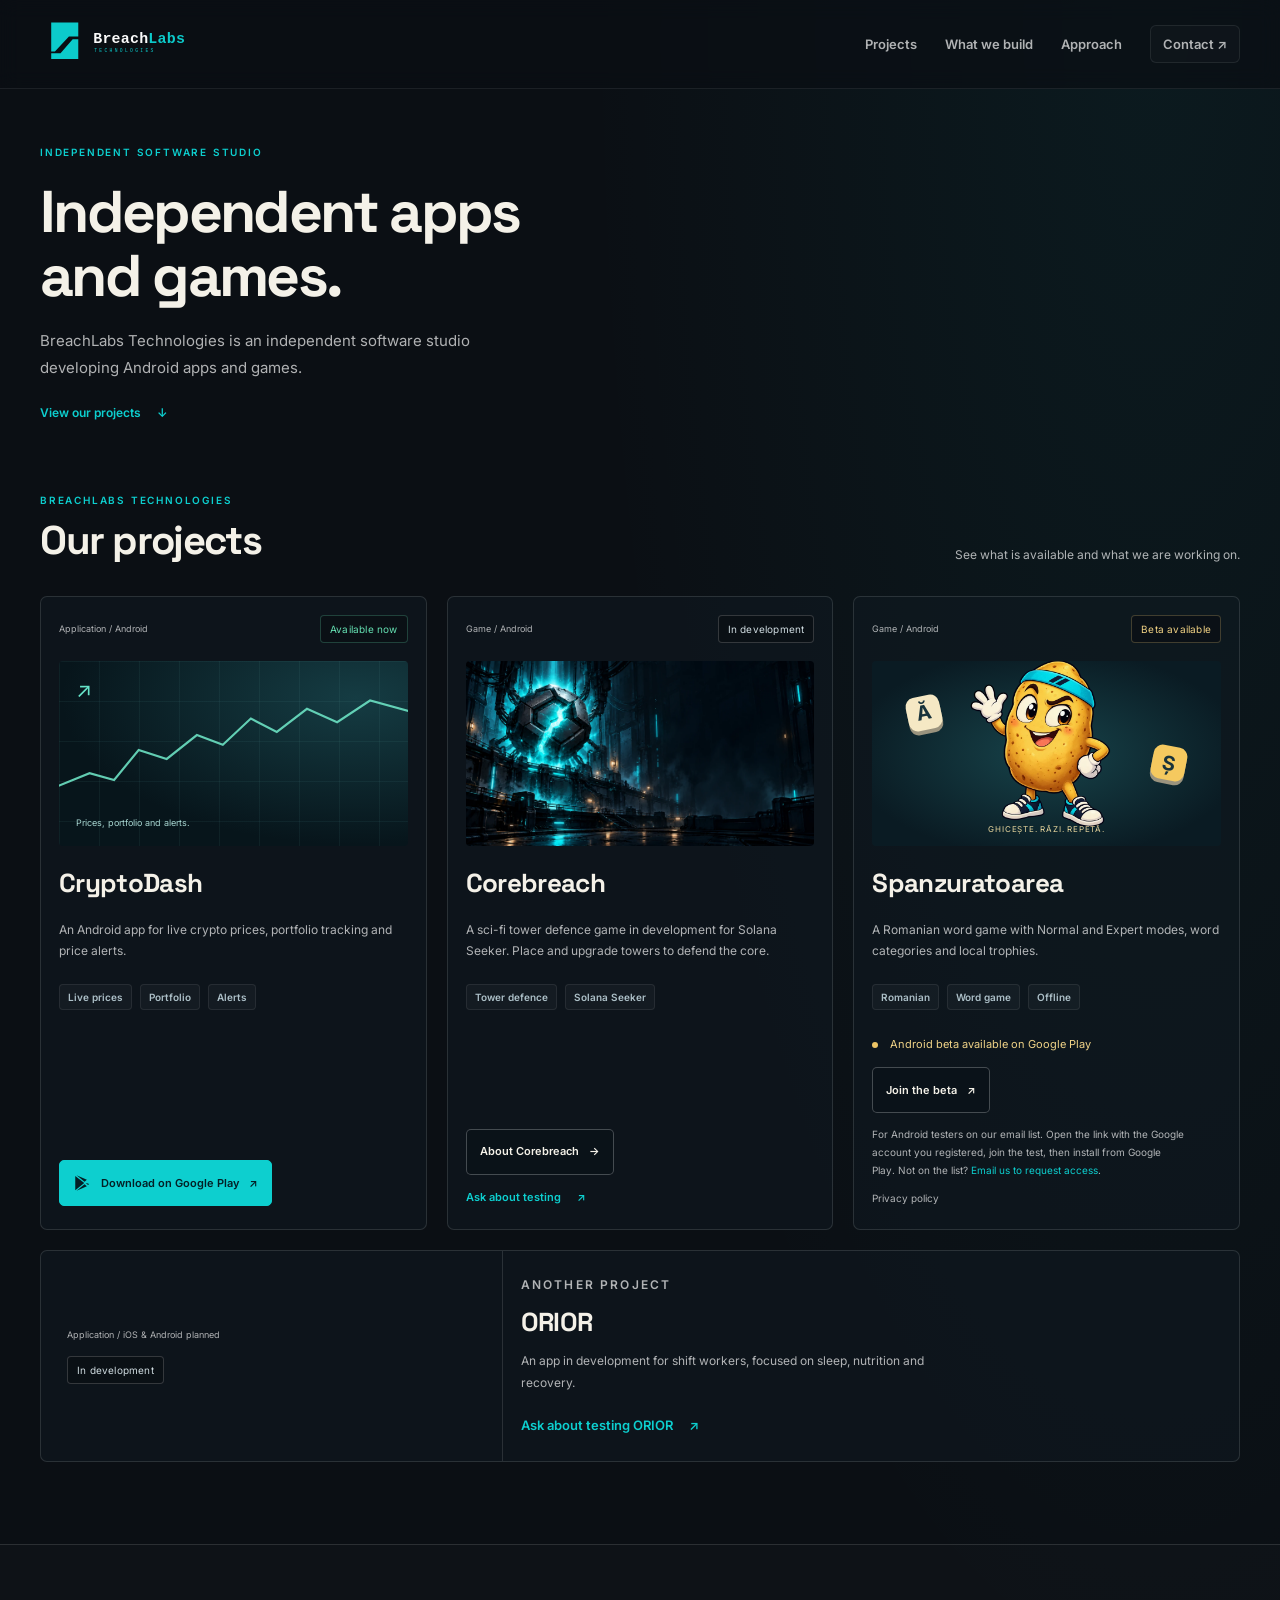
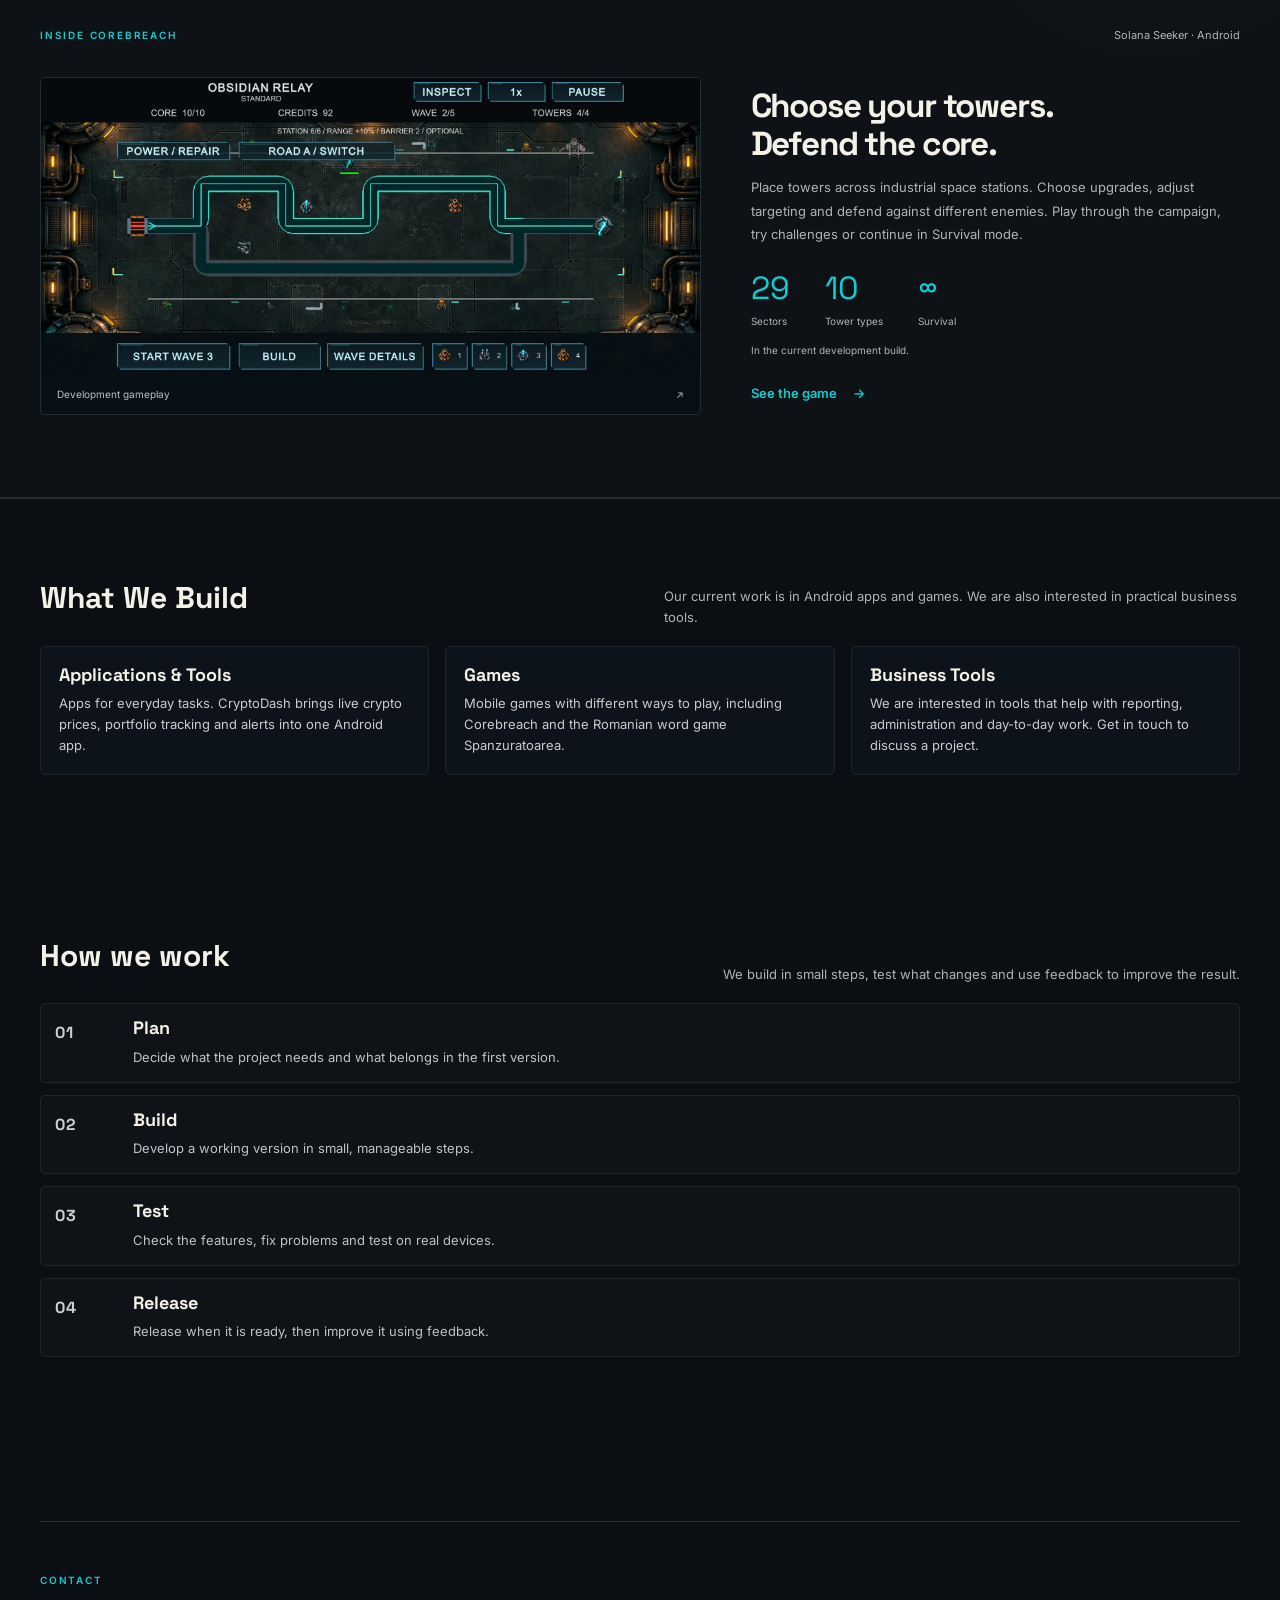
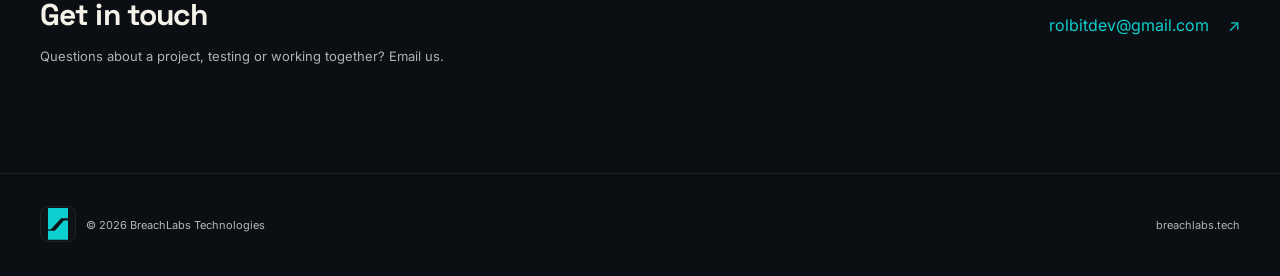
<file: index.html>
<!doctype html>
<html lang="en"><head>
<meta charset="utf-8"><meta name="viewport" content="width=device-width, initial-scale=1">
<title>BreachLabs Technologies — Independent Apps and Games</title><meta name="description" content="Android apps and games from BreachLabs Technologies. CryptoDash is available on Google Play. Corebreach is in development. The Spanzuratoarea beta is available to registered Android testers on Google Play.">
<link rel="canonical" href="https://breachlabs.tech/">
<meta name="theme-color" content="#0b0f14">
<link rel="icon" href="BL_Icon_Primary.svg" type="image/svg+xml">
<link rel="apple-touch-icon" href="apple-touch-icon.png">
<meta property="og:type" content="website"><meta property="og:title" content="BreachLabs Technologies — Independent Apps and Games">
<meta property="og:description" content="Android apps and games from BreachLabs Technologies. CryptoDash is available on Google Play. Corebreach is in development. The Spanzuratoarea beta is available to registered Android testers on Google Play."><meta property="og:url" content="https://breachlabs.tech/">
<meta property="og:image" content="https://breachlabs.tech/og-image.png">
<meta name="twitter:card" content="summary_large_image">
<link rel="preconnect" href="https://fonts.googleapis.com"><link rel="preconnect" href="https://fonts.gstatic.com" crossorigin>
<link href="https://fonts.googleapis.com/css2?family=Inter:wght@400;500;600;700&amp;family=Space+Grotesk:wght@500;600;700&amp;display=swap" rel="stylesheet">
<link rel="stylesheet" href="styles.css?v=20261027"><link rel="stylesheet" href="showcase.css?v=20261027">
<script src="site.js" defer></script></head><body class="studio-page"><a class="skip-link" href="#main">Skip to content</a>
<header class="site-header"><div class="container header-inner">
<a class="brand" href="./" aria-label="BreachLabs Technologies home"><svg class="brand-wordmark" viewBox="0 0 480 120" xmlns="http://www.w3.org/2000/svg" aria-hidden="true">
          <g transform="translate(24, 14)">
            <polygon points="0,0 58,0 58,30 38,30 8,62 0,62"    fill="#0DCFCF"/>
            <polygon points="46,36 58,36 58,78 0,78 0,66 20,66" fill="#0DCFCF"/>
          </g>
          <text x="114" y="58"
            font-family="'Courier New','Lucida Console',Consolas,monospace"
            font-size="32" font-weight="700" letter-spacing="0.5" fill="#FFFFFF"
          >Breach<tspan fill="#0DCFCF">Labs</tspan></text>
          <text x="116" y="78"
            font-family="'Courier New','Lucida Console',Consolas,monospace"
            font-size="10" font-weight="400" letter-spacing="5" fill="#0DCFCF"
          >TECHNOLOGIES</text>
        </svg></a>
<nav class="nav" aria-label="Main navigation">
<a href="./#projects">Projects</a><a href="#what-we-build">What we build</a>
<a href="./#approach">Approach</a><a href="./#contact" class="nav-cta">Contact <span aria-hidden="true">↗</span></a>
</nav></div></header><main id="main">
<section class="studio-hero balanced-intro"><div class="container">
<p class="eyebrow">Independent software studio</p>
<h1>Independent apps<br>and games.</h1>
<p class="intro-lead">BreachLabs Technologies is an independent software studio developing Android apps and games.</p>
<a class="text-link" href="#projects">View our projects <span aria-hidden="true">↓</span></a>
</div></section>



<section class="section project-section" id="projects"><div class="container">
<div class="section-heading"><div><p class="eyebrow">BreachLabs Technologies</p><h2>Our projects</h2></div><p>See what is available and what we are working on.</p></div>
<div class="project-grid">
<article class="project-card crypto-card"><div class="project-card-top"><span class="project-category">Application / Android</span><span class="live-badge available">Available now</span></div>
<div class="crypto-graphic" aria-hidden="true"><span class="crypto-symbol">↗</span><span class="graphic-grid"></span><svg viewBox="0 0 500 140" preserveAspectRatio="none"><path d="M0 120 L45 103 L80 112 L115 72 L155 84 L198 52 L235 65 L275 30 L312 48 L355 17 L398 35 L445 6 L500 20" fill="none" stroke="currentColor" stroke-width="3"/></svg><span class="graphic-label">Prices, portfolio and alerts.</span></div>
<div class="project-body"><h3>CryptoDash</h3><p>An Android app for live crypto prices, portfolio tracking and price alerts.</p><div class="tag-row"><span class="tag">Live prices</span><span class="tag">Portfolio</span><span class="tag">Alerts</span></div>
<a class="btn btn-primary store-link" href="https://play.google.com/store/apps/details?id=com.rolbitdev.cryptodash"><svg viewBox="0 0 24 24" width="18" height="18" aria-hidden="true"><path fill="currentColor" d="M3 2.5v19l12-9.5L3 2.5Zm1.8-.7 10.6 8.4 3.1-2.4L4.8 1.8Zm10.6 12-10.6 8.4 13.7-6-3.1-2.4Zm1.5-1.8 3.2 2.5c1.2-.6 1.2-1.4 0-2L16.9 12Z"/></svg>Download on Google Play <span aria-hidden="true">↗</span></a></div></article>

<article class="project-card corebreach-card"><div class="project-card-top"><span class="project-category">Game / Android</span><span class="live-badge">In development</span></div>
<div class="corebreach-card-art"><img src="assets/corebreach/title.webp" alt="Corebreach’s cyan energy core inside an industrial space station" width="1672" height="941" loading="lazy"></div>
<div class="project-body"><h3>Corebreach</h3><p>A sci-fi tower defence game in development for Solana Seeker. Place and upgrade towers to defend the core.</p><div class="tag-row"><span class="tag">Tower defence</span><span class="tag">Solana Seeker</span></div>
<a class="btn btn-secondary" href="corebreach/">About Corebreach <span aria-hidden="true">→</span></a><a class="text-link tester-link" href="mailto:rolbitdev@gmail.com?subject=COREBREACH%20playtest%20interest">Ask about testing <span aria-hidden="true">↗</span></a></div></article>

<article class="project-card potato-card"><div class="project-card-top"><span class="project-category">Game / Android</span><span class="live-badge upcoming">Beta available</span></div>
<div class="potato-graphic"><span class="potato-letter letter-one" aria-hidden="true">Ă</span><img src="assets/spanzuratoarea/mascot.webp" alt="Spanzuratoarea’s cheerful potato mascot" width="580" height="580" loading="lazy"><span class="potato-letter letter-two" aria-hidden="true">Ș</span><span class="potato-graphic-label" lang="ro">Ghicește. Râzi. Repetă.</span></div>
<div class="project-body"><h3>Spanzuratoarea</h3><p>A Romanian word game with Normal and Expert modes, word categories and local trophies.</p><div class="tag-row"><span class="tag">Romanian</span><span class="tag">Word game</span><span class="tag">Offline</span></div>
<div class="coming-note"><span class="status-dot amber" aria-hidden="true"></span> Android beta available on Google Play</div><a class="btn btn-secondary tester-button" href="https://play.google.com/apps/testing/tech.breachlabs.spanzuratoarea">Join the beta <span aria-hidden="true">↗</span></a><p class="small-note">For Android testers on our email list. Open the link with the Google account you registered, join the test, then install from Google Play. Not on the list? <a href="mailto:rolbitdev@gmail.com?subject=Spanzuratoarea%20beta%20testing">Email us to request access</a>.</p>
<a class="small-note" href="spanzuratoarea/privacy/">Privacy policy</a></div></article>

<article class="project-card orior-card"><div class="project-card-top"><span class="project-category">Application / iOS &amp; Android planned</span><span class="live-badge">In development</span></div><div class="project-body"><p class="eyebrow">Another project</p><h3>ORIOR</h3><p>An app in development for shift workers, focused on sleep, nutrition and recovery.</p><a class="text-link" href="mailto:rolbitdev@gmail.com?subject=ORIOR%20tester%20interest">Ask about testing ORIOR <span aria-hidden="true">↗</span></a></div></article>
</div></div></section>
<section class="section field-feature" aria-labelledby="feature-heading"><div class="container">
<div class="section-kicker"><span class="eyebrow">Inside Corebreach</span><span class="quiet-label">Solana Seeker · Android</span></div>
<div class="field-layout"><a class="gameplay-preview" href="corebreach/#gameplay" aria-label="See Corebreach gameplay screenshots"><img src="assets/corebreach/campaign.webp" alt="Obsidian Relay battlefield showing tower placement, two switchable roads and the defended core" width="1920" height="864" loading="lazy"><span class="image-note">Development gameplay <span aria-hidden="true">↗</span></span></a>
<div class="field-copy"><h2 id="feature-heading">Choose your towers.<br>Defend the core.</h2><p>Place towers across industrial space stations. Choose upgrades, adjust targeting and defend against different enemies. Play through the campaign, try challenges or continue in Survival mode.</p>
<dl class="feature-stats"><div><dt>29</dt><dd>Sectors</dd></div><div><dt>10</dt><dd>Tower types</dd></div><div><dt>∞</dt><dd>Survival</dd></div></dl>
<p class="small-note">In the current development build.</p><a class="text-link" href="corebreach/">See the game <span aria-hidden="true">→</span></a></div></div></div></section>
<section class="section" id="what-we-build">
      <div class="container">

        <div class="section-head">
          <h2>What We Build</h2>
          <p class="section-sub">Our current work is in Android apps and games. We are also interested in practical business tools.</p>
        </div>

        <div class="grid-3">

          <article class="card">
            <h3>Applications &amp; Tools</h3>
            <p>Apps for everyday tasks. CryptoDash brings live crypto prices, portfolio tracking and alerts into one Android app.</p>
          </article>

          <article class="card">
            <h3>Games</h3>
            <p>Mobile games with different ways to play, including Corebreach and the Romanian word game Spanzuratoarea.</p>
          </article>

          <article class="card">
            <h3>Business Tools</h3>
            <p>We are interested in tools that help with reporting, administration and day-to-day work. Get in touch to discuss a project.</p>
          </article>

        </div>
      </div>
    </section><section class="section" id="approach">
      <div class="container">

        <div class="section-head">
          <h2>How we work</h2>
          <p class="section-sub">We build in small steps, test what changes and use feedback to improve the result.</p>
        </div>

        <div class="timeline">

          <div class="step">
            <div class="step-index" aria-hidden="true">01</div>
            <div class="step-body">
              <h3>Plan</h3>
              <p>Decide what the project needs and what belongs in the first version.</p>
            </div>
          </div>

          <div class="step">
            <div class="step-index" aria-hidden="true">02</div>
            <div class="step-body">
              <h3>Build</h3>
              <p>Develop a working version in small, manageable steps.</p>
            </div>
          </div>

          <div class="step">
            <div class="step-index" aria-hidden="true">03</div>
            <div class="step-body">
              <h3>Test</h3>
              <p>Check the features, fix problems and test on real devices.</p>
            </div>
          </div>

          <div class="step">
            <div class="step-index" aria-hidden="true">04</div>
            <div class="step-body">
              <h3>Release</h3>
              <p>Release when it is ready, then improve it using feedback.</p>
            </div>
          </div>

        </div>
      </div>
    </section><section class="section" id="contact"><div class="container contact-block">
<div><p class="eyebrow">Contact</p><h2>Get in touch</h2><p>Questions about a project, testing or working together? Email us.</p></div>
<a class="contact-email" href="mailto:rolbitdev@gmail.com">rolbitdev@gmail.com <span aria-hidden="true">↗</span></a>
</div></section></main><footer class="site-footer">
    <div class="container footer-inner">

      <div class="footer-left">

        <a href="#main" aria-label="Back to top">
          <span class="footer-mark" aria-hidden="true">
            <svg viewBox="0 0 58 92" xmlns="http://www.w3.org/2000/svg">
              <polygon points="0,0 58,0 58,30 38,30 8,62 0,62"    fill="#0DCFCF"/>
              <polygon points="46,36 58,36 58,92 0,92 0,66 20,66" fill="#0DCFCF"/>
            </svg>
          </span>
        </a>

        <!-- Year injected by script below — never needs manual updating -->
        <span>© <span id="year"></span> BreachLabs Technologies</span>

      </div>

      <span class="muted">breachlabs.tech</span>

    </div>
  </footer></body></html>
</file>
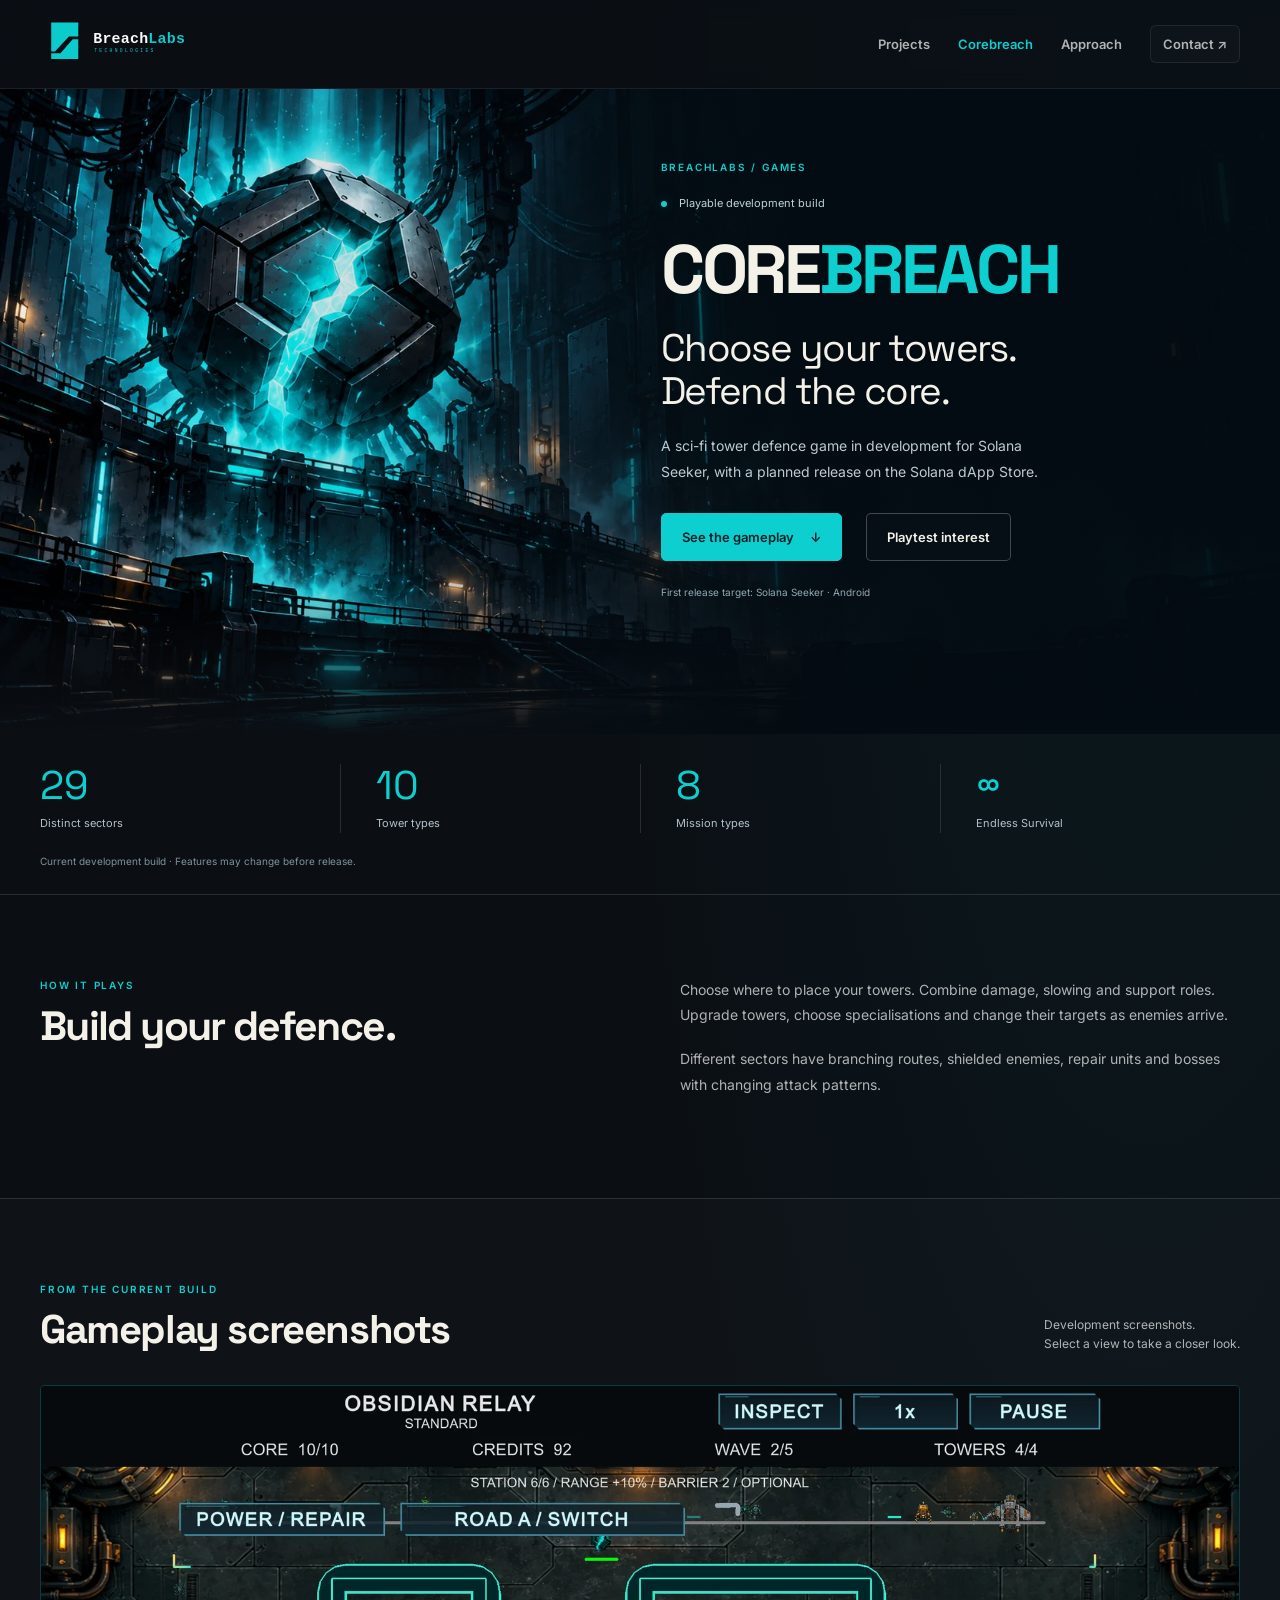
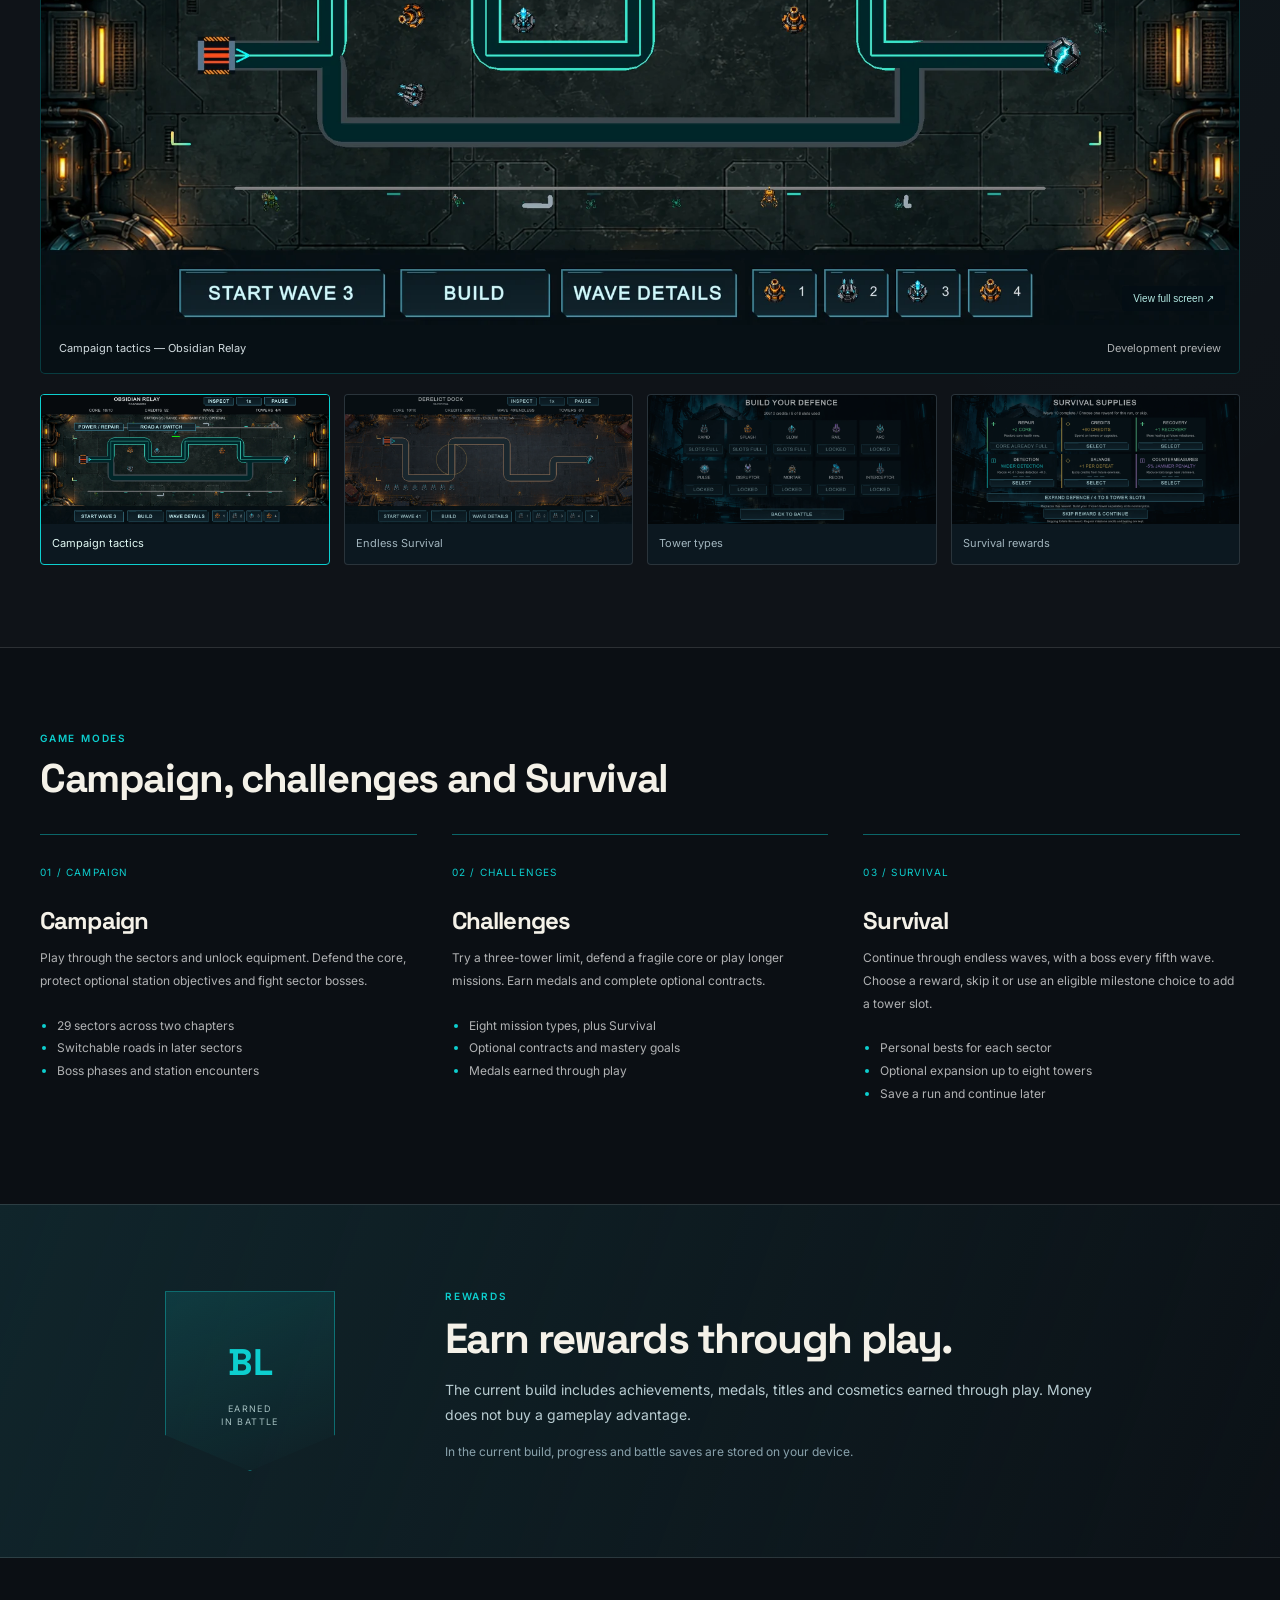
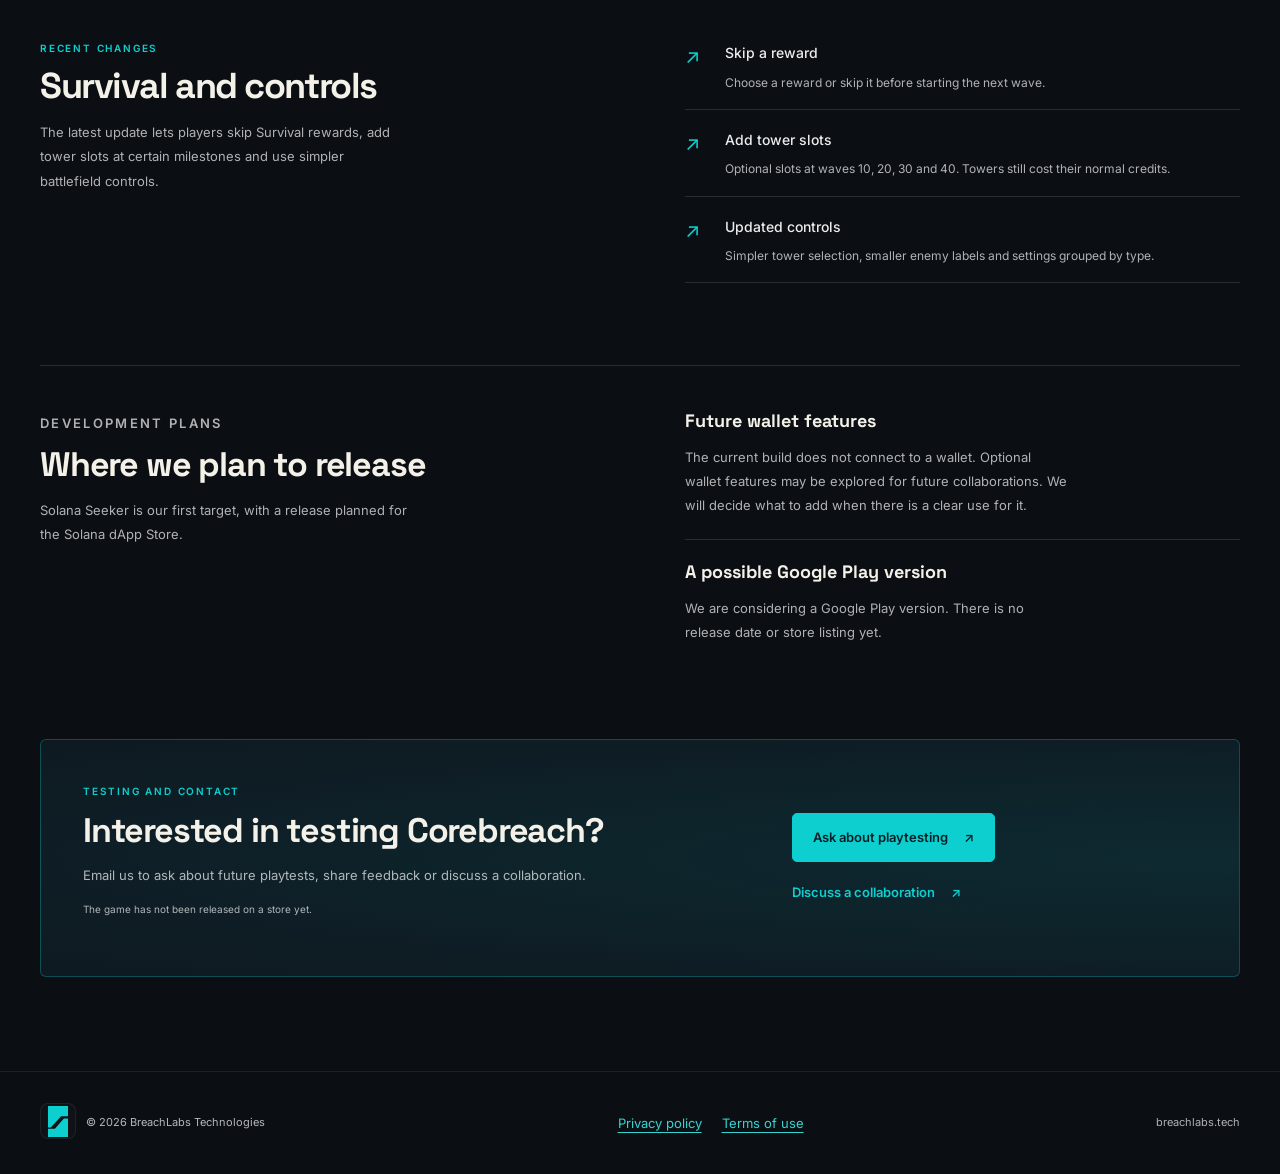
<file: corebreach/index.html>
<!doctype html>
<html lang="en"><head>
<meta charset="utf-8"><meta name="viewport" content="width=device-width, initial-scale=1">
<title>COREBREACH — Tactical Sci-Fi Tower Defence | BreachLabs</title><meta name="description" content="Corebreach is a sci-fi tower defence game in development for Solana Seeker and the Solana dApp Store, with 29 sectors, 10 tower types and Survival mode.">
<link rel="canonical" href="https://breachlabs.tech/corebreach/">
<meta name="theme-color" content="#0b0f14">
<link rel="icon" href="../BL_Icon_Primary.svg" type="image/svg+xml">
<link rel="apple-touch-icon" href="../apple-touch-icon.png">
<meta property="og:type" content="website"><meta property="og:title" content="COREBREACH — Tactical Sci-Fi Tower Defence | BreachLabs">
<meta property="og:description" content="Corebreach is a sci-fi tower defence game in development for Solana Seeker and the Solana dApp Store, with 29 sectors, 10 tower types and Survival mode."><meta property="og:url" content="https://breachlabs.tech/corebreach/">
<meta property="og:image" content="https://breachlabs.tech/assets/corebreach/title.webp">
<meta name="twitter:card" content="summary_large_image">
<link rel="preconnect" href="https://fonts.googleapis.com"><link rel="preconnect" href="https://fonts.gstatic.com" crossorigin>
<link href="https://fonts.googleapis.com/css2?family=Inter:wght@400;500;600;700&amp;family=Space+Grotesk:wght@500;600;700&amp;display=swap" rel="stylesheet">
<link rel="stylesheet" href="../styles.css?v=20261027"><link rel="stylesheet" href="../showcase.css?v=20261027">
<script src="../site.js" defer></script></head><body class="corebreach-page"><a class="skip-link" href="#main">Skip to content</a>
<header class="site-header"><div class="container header-inner">
<a class="brand" href="../" aria-label="BreachLabs Technologies home"><svg class="brand-wordmark" viewBox="0 0 480 120" xmlns="http://www.w3.org/2000/svg" aria-hidden="true">
          <g transform="translate(24, 14)">
            <polygon points="0,0 58,0 58,30 38,30 8,62 0,62"    fill="#0DCFCF"/>
            <polygon points="46,36 58,36 58,78 0,78 0,66 20,66" fill="#0DCFCF"/>
          </g>
          <text x="114" y="58"
            font-family="'Courier New','Lucida Console',Consolas,monospace"
            font-size="32" font-weight="700" letter-spacing="0.5" fill="#FFFFFF"
          >Breach<tspan fill="#0DCFCF">Labs</tspan></text>
          <text x="116" y="78"
            font-family="'Courier New','Lucida Console',Consolas,monospace"
            font-size="10" font-weight="400" letter-spacing="5" fill="#0DCFCF"
          >TECHNOLOGIES</text>
        </svg></a>
<nav class="nav" aria-label="Main navigation">
<a href="../#projects">Projects</a><a href="./" aria-current="page">Corebreach</a>
<a href="../#approach">Approach</a><a href="../#contact" class="nav-cta">Contact <span aria-hidden="true">↗</span></a>
</nav></div></header><main id="main">
<section class="game-hero" aria-labelledby="game-title"><img class="game-hero-art" src="../assets/corebreach/title.webp" alt="A fractured energy core lights a vast industrial station in cyan" width="1672" height="941" fetchpriority="high"><div class="container game-hero-inner">
<div class="game-hero-copy"><p class="eyebrow">BreachLabs / Games</p><div class="game-status"><span class="status-dot" aria-hidden="true"></span> Playable development build</div>
<h1 class="game-wordmark" id="game-title">CORE<span>BREACH</span></h1><p class="game-tagline">Choose your towers.<br>Defend the core.</p>
<p class="game-intro">A sci-fi tower defence game in development for Solana Seeker, with a planned release on the Solana dApp Store.</p>
<div class="hero-actions"><a class="btn btn-primary" href="#gameplay">See the gameplay <span aria-hidden="true">↓</span></a><a class="btn btn-secondary" href="#playtest">Playtest interest</a></div>
<p class="game-platform">First release target: Solana Seeker · Android</p></div></div></section>

<section class="game-facts" aria-label="Current development build features"><div class="container"><dl><div><dt>29</dt><dd>Distinct sectors</dd></div><div><dt>10</dt><dd>Tower types</dd></div><div><dt>8</dt><dd>Mission types</dd></div><div><dt>∞</dt><dd>Endless Survival</dd></div></dl><p>Current development build · Features may change before release.</p></div></section>

<section class="section game-story"><div class="container story-layout"><div><p class="eyebrow">How it plays</p><h2>Build your defence.</h2></div><div><p>Choose where to place your towers. Combine damage, slowing and support roles. Upgrade towers, choose specialisations and change their targets as enemies arrive.</p><p>Different sectors have branching routes, shielded enemies, repair units and bosses with changing attack patterns.</p></div></div></section>

<section class="section gallery-section" id="gameplay"><div class="container">
<div class="section-heading"><div><p class="eyebrow">From the current build</p><h2>Gameplay screenshots</h2></div><p>Development screenshots.<br>Select a view to take a closer look.</p></div>
<figure class="main-gallery"><button class="gallery-enlarge" type="button" aria-label="Enlarge the selected gameplay screenshot"><img id="gallery-image" src="../assets/corebreach/campaign.webp" alt="Obsidian Relay battlefield with towers, a protected station and two switchable roads" width="1920" height="864" loading="lazy"><span class="enlarge-label">View full screen <span aria-hidden="true">↗</span></span></button><figcaption><span id="gallery-caption">Campaign tactics — Obsidian Relay</span><span class="quiet-label">Development preview</span></figcaption></figure>
<div class="gallery-thumbs" role="group" aria-label="Choose a gameplay screenshot">
<button type="button" class="gallery-thumb is-active" aria-pressed="true" data-image="../assets/corebreach/campaign.webp" data-caption="Campaign tactics — Obsidian Relay" data-alt="Obsidian Relay battlefield with towers, a protected station and two switchable roads"><img src="../assets/corebreach/campaign.webp" alt="" loading="lazy" width="1920" height="864"><span>Campaign tactics</span></button>
<button type="button" class="gallery-thumb" aria-pressed="false" data-image="../assets/corebreach/survival.webp" data-caption="Endless Survival — expanded eight-tower defence" data-alt="A development preview of eight towers in Survival mode on Derelict Dock"><img src="../assets/corebreach/survival.webp" alt="" loading="lazy" width="1920" height="864"><span>Endless Survival</span></button>
<button type="button" class="gallery-thumb" aria-pressed="false" data-image="../assets/corebreach/arsenal.webp" data-caption="Ten tower types with different roles" data-alt="The build catalogue shows Rapid, Splash, Slow, Rail, Arc, Pulse, Disruptor, Mortar, Recon and Interceptor towers"><img src="../assets/corebreach/arsenal.webp" alt="" loading="lazy" width="1920" height="864"><span>Tower types</span></button>
<button type="button" class="gallery-thumb" aria-pressed="false" data-image="../assets/corebreach/supplies.webp" data-caption="Survival supplies — choose a reward, skip it or expand your defence at eligible milestones" data-alt="The Survival supply screen offers run rewards and an optional tower capacity expansion"><img src="../assets/corebreach/supplies.webp" alt="" loading="lazy" width="1920" height="864"><span>Survival rewards</span></button></div>
</div></section>

<section class="section operations-section" id="operations"><div class="container"><div class="section-heading"><div><p class="eyebrow">Game modes</p><h2>Campaign, challenges and Survival</h2></div></div>
<div class="operations-grid"><article><span class="operation-number">01 / Campaign</span><h3>Campaign</h3><p>Play through the sectors and unlock equipment. Defend the core, protect optional station objectives and fight sector bosses.</p><ul><li>29 sectors across two chapters</li><li>Switchable roads in later sectors</li><li>Boss phases and station encounters</li></ul></article>
<article><span class="operation-number">02 / Challenges</span><h3>Challenges</h3><p>Try a three-tower limit, defend a fragile core or play longer missions. Earn medals and complete optional contracts.</p><ul><li>Eight mission types, plus Survival</li><li>Optional contracts and mastery goals</li><li>Medals earned through play</li></ul></article>
<article><span class="operation-number">03 / Survival</span><h3>Survival</h3><p>Continue through endless waves, with a boss every fifth wave. Choose a reward, skip it or use an eligible milestone choice to add a tower slot.</p><ul><li>Personal bests for each sector</li><li>Optional expansion up to eight towers</li><li>Save a run and continue later</li></ul></article></div></div></section>

<section class="section prestige-section"><div class="container prestige-layout"><div class="prestige-emblem" aria-hidden="true"><span>BL</span><span>Earned<br>in battle</span></div><div><p class="eyebrow">Rewards</p><h2>Earn rewards through play.</h2><p>The current build includes achievements, medals, titles and cosmetics earned through play. Money does not buy a gameplay advantage.</p><p class="muted">In the current build, progress and battle saves are stored on your device.</p></div></div></section>

<section class="section update-section"><div class="container update-layout"><div><p class="eyebrow">Recent changes</p><h2>Survival and controls</h2><p>The latest update lets players skip Survival rewards, add tower slots at certain milestones and use simpler battlefield controls.</p></div><ul class="update-list"><li><span aria-hidden="true">↗</span><div><strong>Skip a reward</strong><p>Choose a reward or skip it before starting the next wave.</p></div></li><li><span aria-hidden="true">↗</span><div><strong>Add tower slots</strong><p>Optional slots at waves 10, 20, 30 and 40. Towers still cost their normal credits.</p></div></li><li><span aria-hidden="true">↗</span><div><strong>Updated controls</strong><p>Simpler tower selection, smaller enemy labels and settings grouped by type.</p></div></li></ul></div></section>

<section class="section release-plans" id="release-plans"><div class="container release-layout">
<div><p class="eyebrow">Development plans</p><h2>Where we plan to release</h2><p>Solana Seeker is our first target, with a release planned for the Solana dApp Store.</p></div>
<div class="release-details"><article><h3>Future wallet features</h3><p>The current build does not connect to a wallet. Optional wallet features may be explored for future collaborations. We will decide what to add when there is a clear use for it.</p></article>
<article><h3>A possible Google Play version</h3><p>We are considering a Google Play version. There is no release date or store listing yet.</p></article></div>
</div></section>

<section class="section playtest-section" id="playtest"><div class="container playtest-panel"><div><p class="eyebrow">Testing and contact</p><h2>Interested in testing Corebreach?</h2><p>Email us to ask about future playtests, share feedback or discuss a collaboration.</p><p class="small-note">The game has not been released on a store yet.</p></div><div class="playtest-actions"><a class="btn btn-primary" href="mailto:rolbitdev@gmail.com?subject=COREBREACH%20playtest%20interest">Ask about playtesting <span aria-hidden="true">↗</span></a><a class="text-link" href="mailto:rolbitdev@gmail.com?subject=COREBREACH%20collaboration">Discuss a collaboration <span aria-hidden="true">↗</span></a></div></div></section>
</main>
<dialog class="screenshot-dialog" aria-label="Gameplay screenshot"><button class="dialog-close" type="button" aria-label="Close screenshot">Close <span aria-hidden="true">×</span></button><img alt="" width="1920" height="864"><p></p></dialog>
<footer class="site-footer">
    <div class="container footer-inner">

      <div class="footer-left">

        <a href="#main" aria-label="Back to top">
          <span class="footer-mark" aria-hidden="true">
            <svg viewBox="0 0 58 92" xmlns="http://www.w3.org/2000/svg">
              <polygon points="0,0 58,0 58,30 38,30 8,62 0,62"    fill="#0DCFCF"/>
              <polygon points="46,36 58,36 58,92 0,92 0,66 20,66" fill="#0DCFCF"/>
            </svg>
          </span>
        </a>

        <!-- Year injected by script below — never needs manual updating -->
        <span>© <span id="year"></span> BreachLabs Technologies</span>

      </div>

      <nav class="policy-footer-links" aria-label="Corebreach policies"><a href="privacy/">Privacy policy</a><a href="terms/">Terms of use</a></nav><span class="muted">breachlabs.tech</span>

    </div>
  </footer></body></html>
</file>
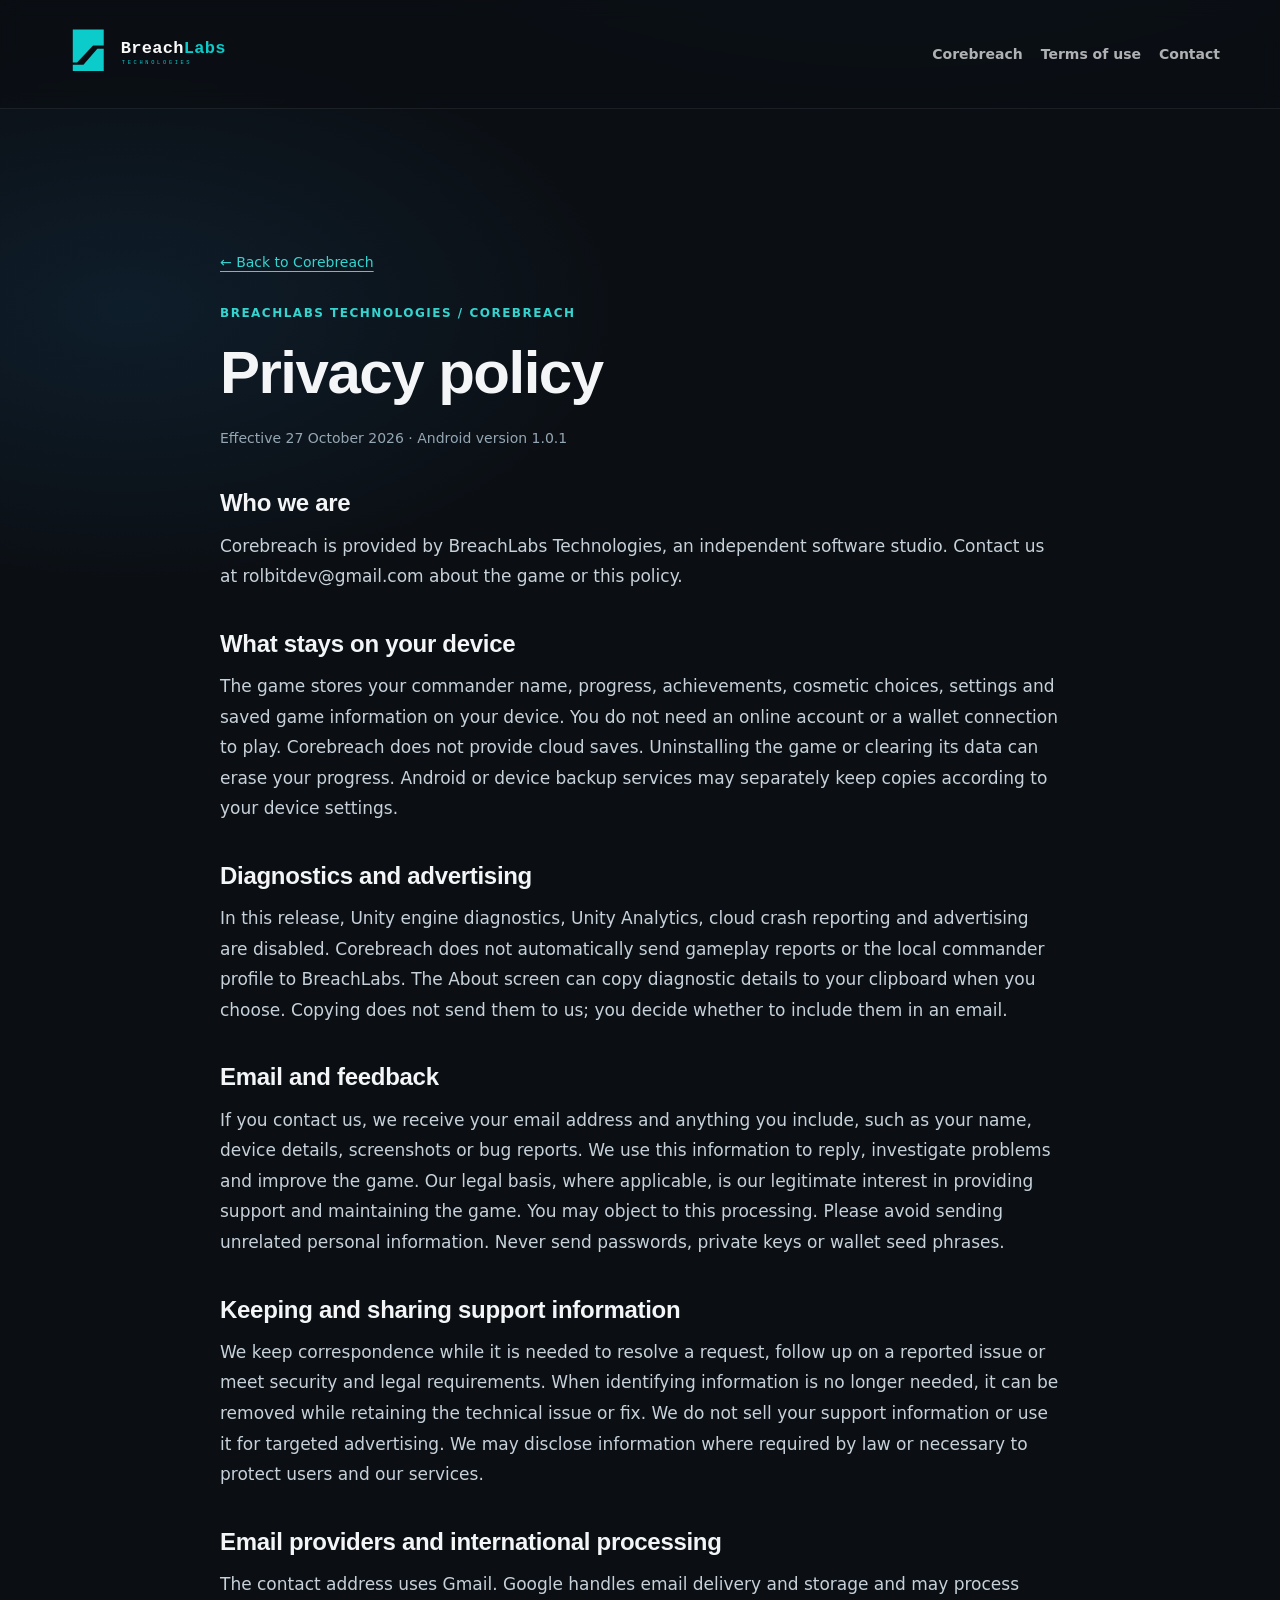
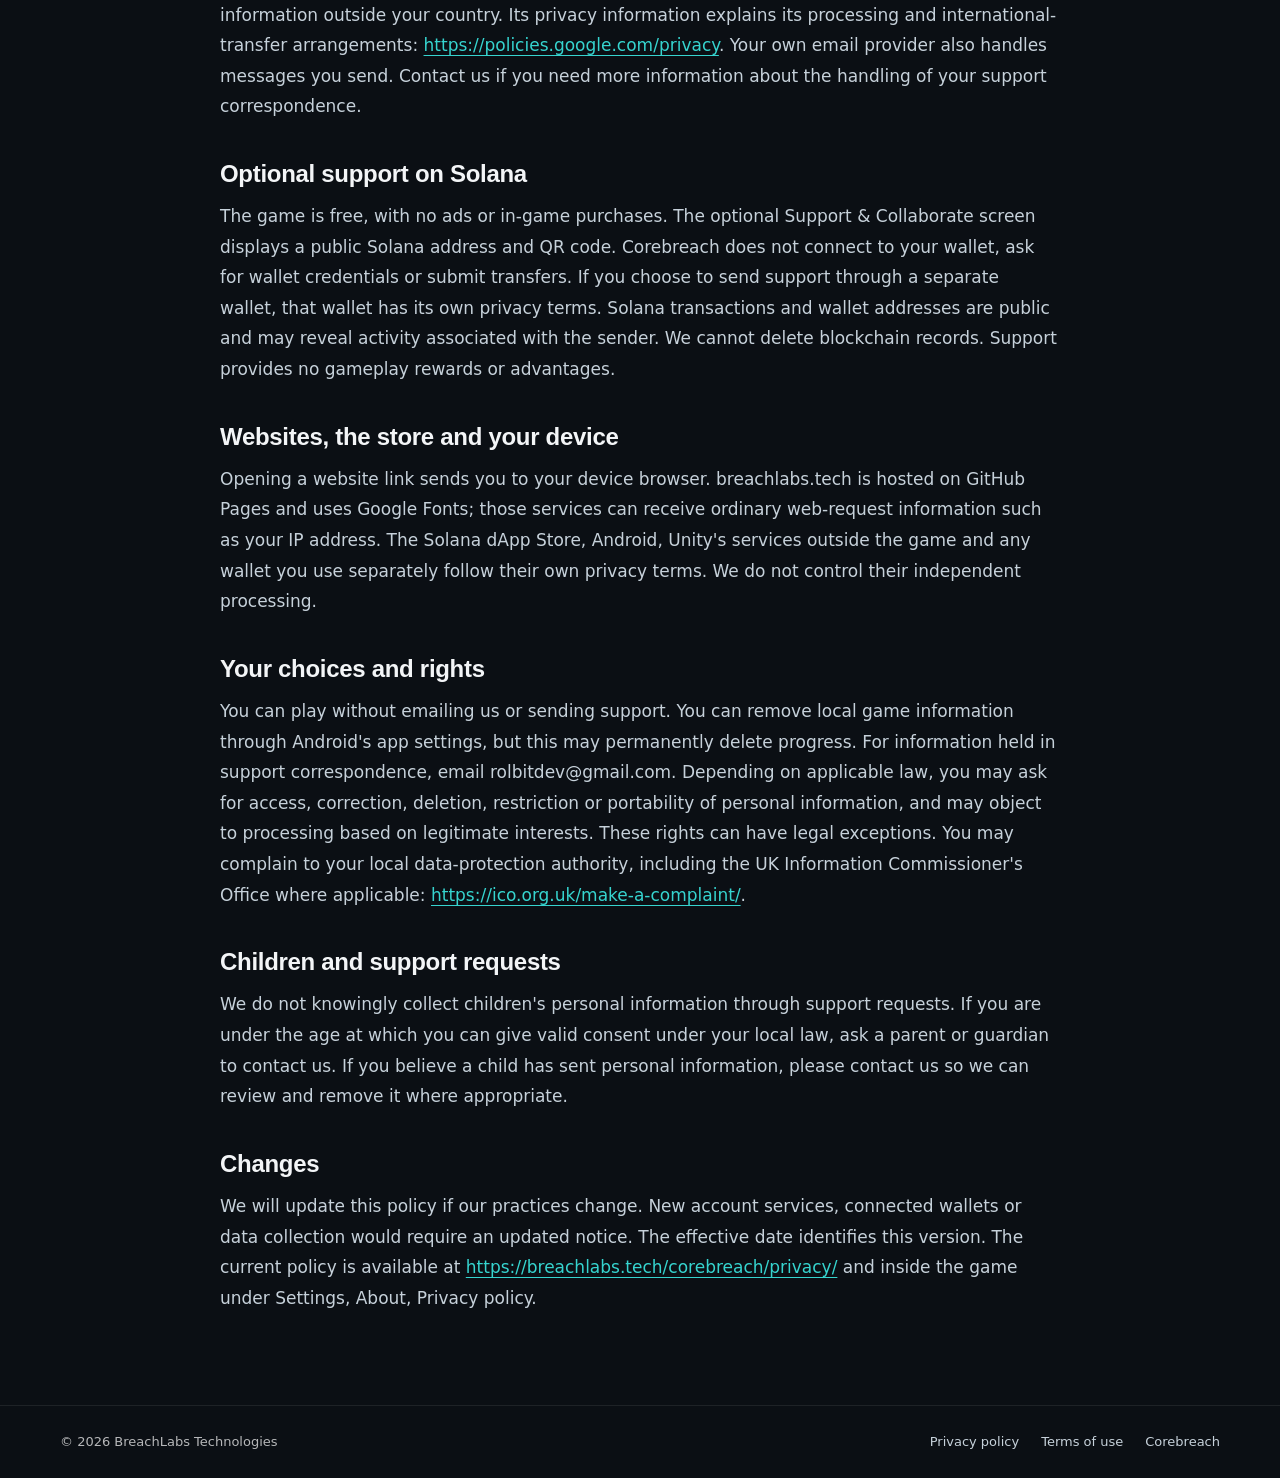
<file: corebreach/privacy/index.html>
<!doctype html>
<html lang="en"><head><meta charset="utf-8"><meta name="viewport" content="width=device-width, initial-scale=1">
<title>Corebreach privacy policy | BreachLabs Technologies</title>
<meta name="description" content="Corebreach privacy policy, including local progress, optional support and contact information.">
<link rel="canonical" href="https://breachlabs.tech/corebreach/privacy/">
<meta name="theme-color" content="#0b0f14"><link rel="icon" href="../../BL_Icon_Primary.svg" type="image/svg+xml">
<link rel="stylesheet" href="../../styles.css?v=20261027"><link rel="stylesheet" href="../policies.css?v=20261027">
</head><body><a class="skip-link" href="#main">Skip to content</a>
<header class="site-header"><div class="container header-inner"><a class="brand" href="../../" aria-label="BreachLabs Technologies home"><svg class="brand-wordmark" viewBox="0 0 480 120" xmlns="http://www.w3.org/2000/svg" aria-hidden="true">
          <g transform="translate(24, 14)">
            <polygon points="0,0 58,0 58,30 38,30 8,62 0,62"    fill="#0DCFCF"/>
            <polygon points="46,36 58,36 58,78 0,78 0,66 20,66" fill="#0DCFCF"/>
          </g>
          <text x="114" y="58"
            font-family="'Courier New','Lucida Console',Consolas,monospace"
            font-size="32" font-weight="700" letter-spacing="0.5" fill="#FFFFFF"
          >Breach<tspan fill="#0DCFCF">Labs</tspan></text>
          <text x="116" y="78"
            font-family="'Courier New','Lucida Console',Consolas,monospace"
            font-size="10" font-weight="400" letter-spacing="5" fill="#0DCFCF"
          >TECHNOLOGIES</text>
        </svg></a>
<nav class="nav" aria-label="Main navigation"><a href="../">Corebreach</a><a href="../terms/">Terms of use</a><a href="mailto:rolbitdev@gmail.com">Contact</a></nav></div></header>
<main id="main" class="policy-document"><a class="policy-back" href="../">← Back to Corebreach</a>
<p class="eyebrow">BreachLabs Technologies / Corebreach</p><h1>Privacy policy</h1>
<p class="policy-date">Effective 27 October 2026 · Android version 1.0.1</p>
<section><h2>Who we are</h2><p>Corebreach is provided by BreachLabs Technologies, an independent software studio. Contact us at rolbitdev@gmail.com about the game or this policy.</p></section><section><h2>What stays on your device</h2><p>The game stores your commander name, progress, achievements, cosmetic choices, settings and saved game information on your device. You do not need an online account or a wallet connection to play. Corebreach does not provide cloud saves. Uninstalling the game or clearing its data can erase your progress. Android or device backup services may separately keep copies according to your device settings.</p></section><section><h2>Diagnostics and advertising</h2><p>In this release, Unity engine diagnostics, Unity Analytics, cloud crash reporting and advertising are disabled. Corebreach does not automatically send gameplay reports or the local commander profile to BreachLabs. The About screen can copy diagnostic details to your clipboard when you choose. Copying does not send them to us; you decide whether to include them in an email.</p></section><section><h2>Email and feedback</h2><p>If you contact us, we receive your email address and anything you include, such as your name, device details, screenshots or bug reports. We use this information to reply, investigate problems and improve the game. Our legal basis, where applicable, is our legitimate interest in providing support and maintaining the game. You may object to this processing. Please avoid sending unrelated personal information. Never send passwords, private keys or wallet seed phrases.</p></section><section><h2>Keeping and sharing support information</h2><p>We keep correspondence while it is needed to resolve a request, follow up on a reported issue or meet security and legal requirements. When identifying information is no longer needed, it can be removed while retaining the technical issue or fix. We do not sell your support information or use it for targeted advertising. We may disclose information where required by law or necessary to protect users and our services.</p></section><section><h2>Email providers and international processing</h2><p>The contact address uses Gmail. Google handles email delivery and storage and may process information outside your country. Its privacy information explains its processing and international-transfer arrangements: <a href="https://policies.google.com/privacy">https://policies.google.com/privacy</a>. Your own email provider also handles messages you send. Contact us if you need more information about the handling of your support correspondence.</p></section><section><h2>Optional support on Solana</h2><p>The game is free, with no ads or in-game purchases. The optional Support &amp; Collaborate screen displays a public Solana address and QR code. Corebreach does not connect to your wallet, ask for wallet credentials or submit transfers. If you choose to send support through a separate wallet, that wallet has its own privacy terms. Solana transactions and wallet addresses are public and may reveal activity associated with the sender. We cannot delete blockchain records. Support provides no gameplay rewards or advantages.</p></section><section><h2>Websites, the store and your device</h2><p>Opening a website link sends you to your device browser. breachlabs.tech is hosted on GitHub Pages and uses Google Fonts; those services can receive ordinary web-request information such as your IP address. The Solana dApp Store, Android, Unity&#x27;s services outside the game and any wallet you use separately follow their own privacy terms. We do not control their independent processing.</p></section><section><h2>Your choices and rights</h2><p>You can play without emailing us or sending support. You can remove local game information through Android&#x27;s app settings, but this may permanently delete progress. For information held in support correspondence, email rolbitdev@gmail.com. Depending on applicable law, you may ask for access, correction, deletion, restriction or portability of personal information, and may object to processing based on legitimate interests. These rights can have legal exceptions. You may complain to your local data-protection authority, including the UK Information Commissioner&#x27;s Office where applicable: <a href="https://ico.org.uk/make-a-complaint/">https://ico.org.uk/make-a-complaint/</a>.</p></section><section><h2>Children and support requests</h2><p>We do not knowingly collect children&#x27;s personal information through support requests. If you are under the age at which you can give valid consent under your local law, ask a parent or guardian to contact us. If you believe a child has sent personal information, please contact us so we can review and remove it where appropriate.</p></section><section><h2>Changes</h2><p>We will update this policy if our practices change. New account services, connected wallets or data collection would require an updated notice. The effective date identifies this version. The current policy is available at <a href="https://breachlabs.tech/corebreach/privacy/">https://breachlabs.tech/corebreach/privacy/</a> and inside the game under Settings, About, Privacy policy.</p></section></main>
<footer class="site-footer"><div class="container footer-inner"><span>© 2026 BreachLabs Technologies</span><nav aria-label="Policy navigation"><a href="../privacy/">Privacy policy</a><a href="../terms/">Terms of use</a><a href="../">Corebreach</a></nav></div></footer>
</body></html>
</file>
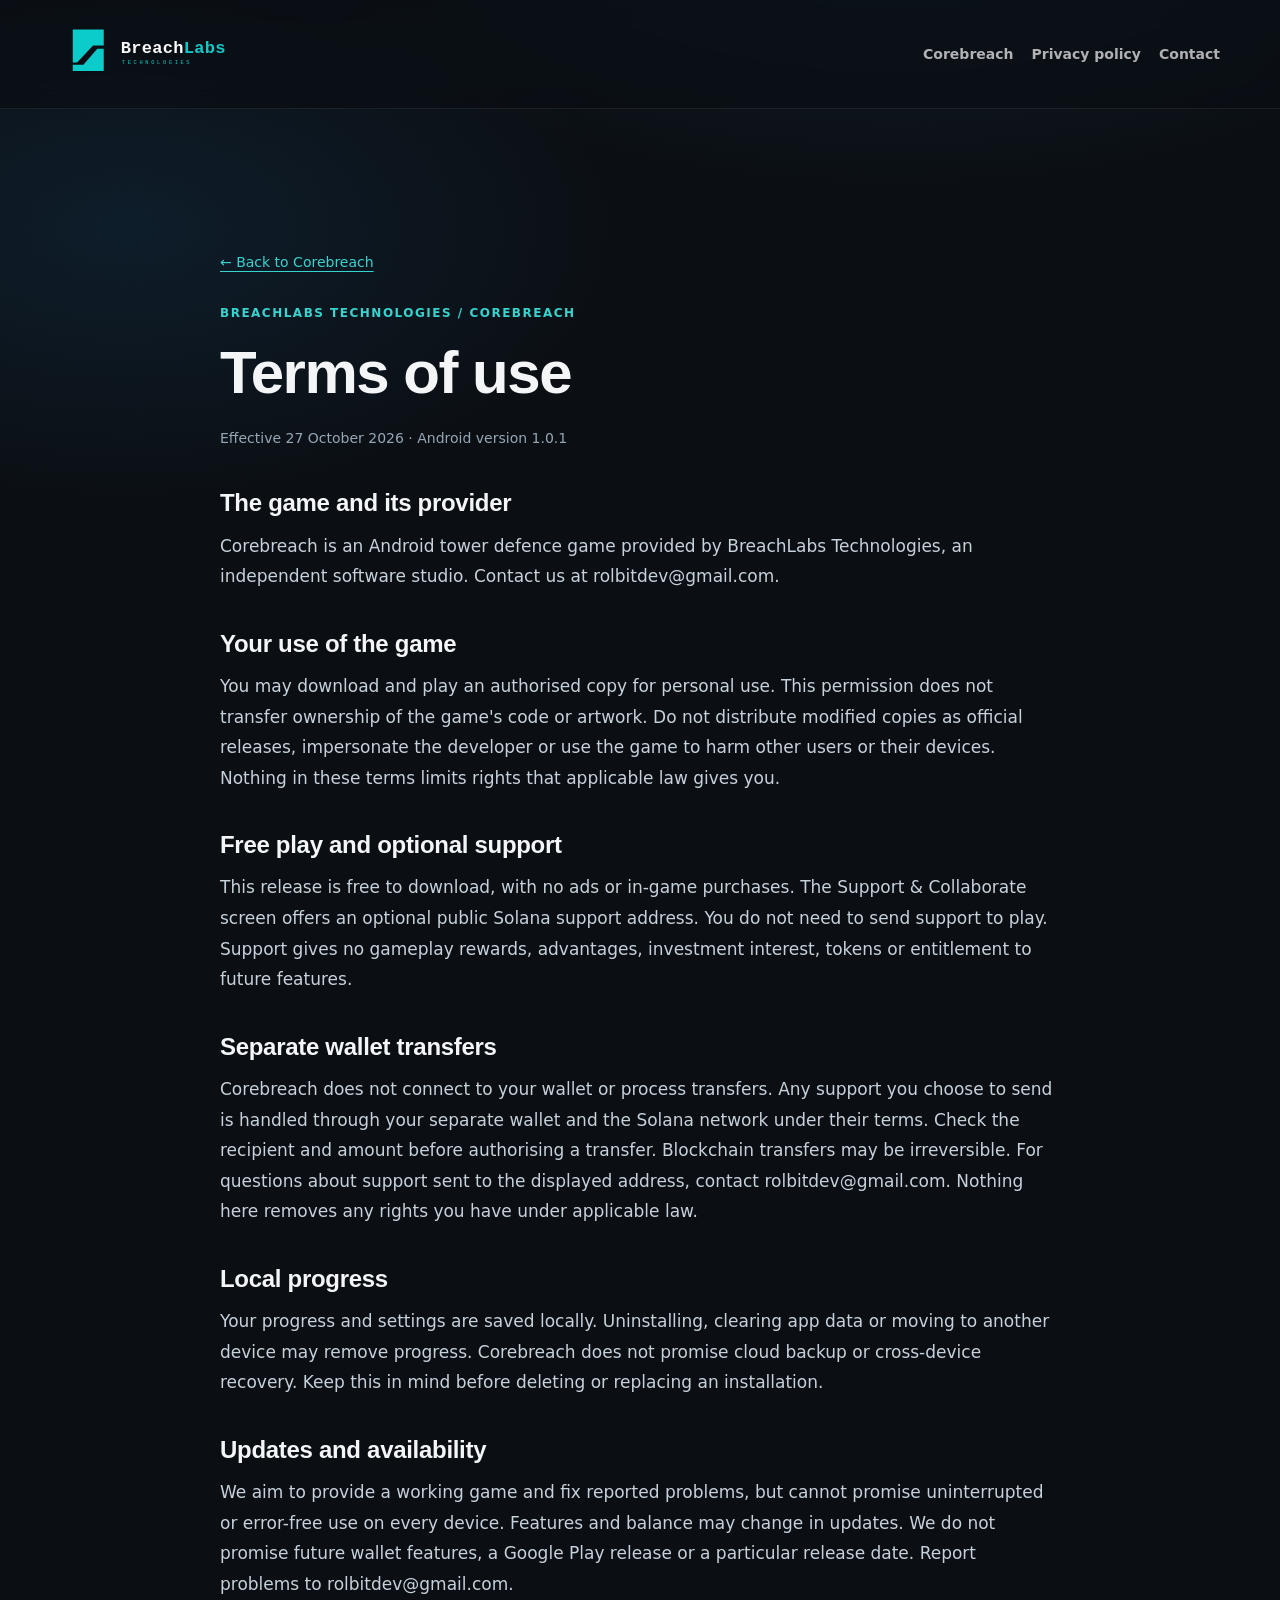
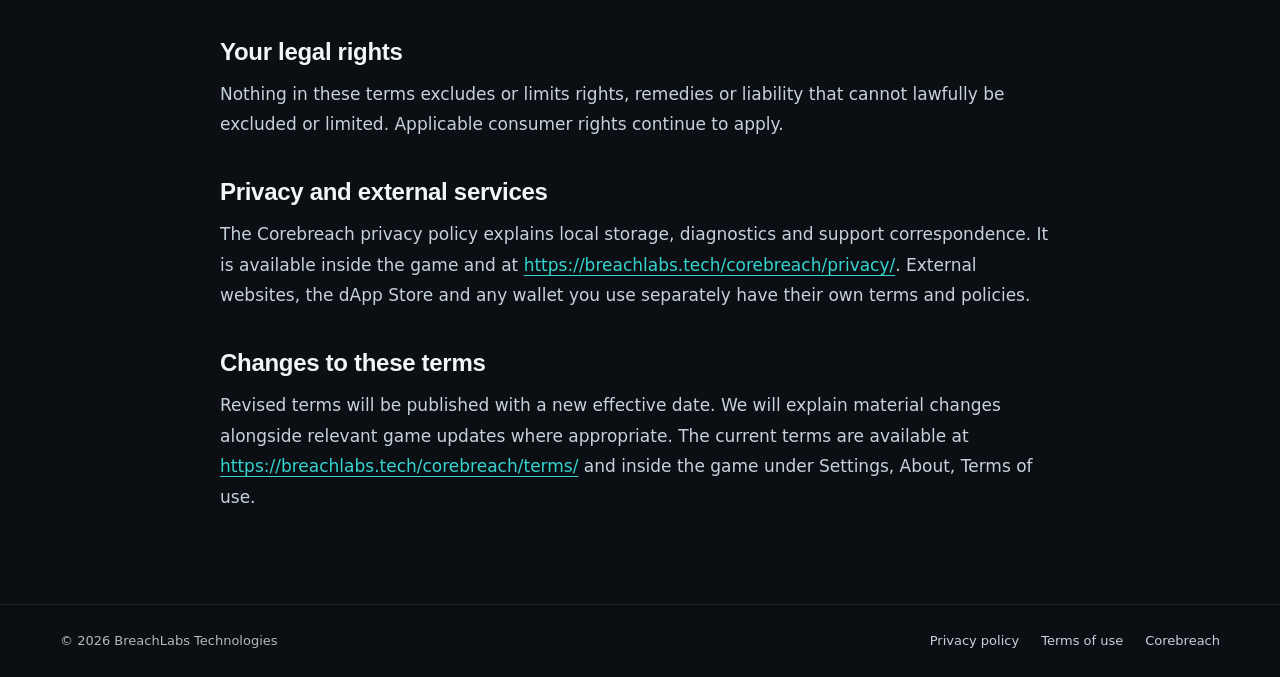
<file: corebreach/terms/index.html>
<!doctype html>
<html lang="en"><head><meta charset="utf-8"><meta name="viewport" content="width=device-width, initial-scale=1">
<title>Corebreach terms of use | BreachLabs Technologies</title>
<meta name="description" content="Corebreach terms of use, including local progress, optional support and contact information.">
<link rel="canonical" href="https://breachlabs.tech/corebreach/terms/">
<meta name="theme-color" content="#0b0f14"><link rel="icon" href="../../BL_Icon_Primary.svg" type="image/svg+xml">
<link rel="stylesheet" href="../../styles.css?v=20261027"><link rel="stylesheet" href="../policies.css?v=20261027">
</head><body><a class="skip-link" href="#main">Skip to content</a>
<header class="site-header"><div class="container header-inner"><a class="brand" href="../../" aria-label="BreachLabs Technologies home"><svg class="brand-wordmark" viewBox="0 0 480 120" xmlns="http://www.w3.org/2000/svg" aria-hidden="true">
          <g transform="translate(24, 14)">
            <polygon points="0,0 58,0 58,30 38,30 8,62 0,62"    fill="#0DCFCF"/>
            <polygon points="46,36 58,36 58,78 0,78 0,66 20,66" fill="#0DCFCF"/>
          </g>
          <text x="114" y="58"
            font-family="'Courier New','Lucida Console',Consolas,monospace"
            font-size="32" font-weight="700" letter-spacing="0.5" fill="#FFFFFF"
          >Breach<tspan fill="#0DCFCF">Labs</tspan></text>
          <text x="116" y="78"
            font-family="'Courier New','Lucida Console',Consolas,monospace"
            font-size="10" font-weight="400" letter-spacing="5" fill="#0DCFCF"
          >TECHNOLOGIES</text>
        </svg></a>
<nav class="nav" aria-label="Main navigation"><a href="../">Corebreach</a><a href="../privacy/">Privacy policy</a><a href="mailto:rolbitdev@gmail.com">Contact</a></nav></div></header>
<main id="main" class="policy-document"><a class="policy-back" href="../">← Back to Corebreach</a>
<p class="eyebrow">BreachLabs Technologies / Corebreach</p><h1>Terms of use</h1>
<p class="policy-date">Effective 27 October 2026 · Android version 1.0.1</p>
<section><h2>The game and its provider</h2><p>Corebreach is an Android tower defence game provided by BreachLabs Technologies, an independent software studio. Contact us at rolbitdev@gmail.com.</p></section><section><h2>Your use of the game</h2><p>You may download and play an authorised copy for personal use. This permission does not transfer ownership of the game&#x27;s code or artwork. Do not distribute modified copies as official releases, impersonate the developer or use the game to harm other users or their devices. Nothing in these terms limits rights that applicable law gives you.</p></section><section><h2>Free play and optional support</h2><p>This release is free to download, with no ads or in-game purchases. The Support &amp; Collaborate screen offers an optional public Solana support address. You do not need to send support to play. Support gives no gameplay rewards, advantages, investment interest, tokens or entitlement to future features.</p></section><section><h2>Separate wallet transfers</h2><p>Corebreach does not connect to your wallet or process transfers. Any support you choose to send is handled through your separate wallet and the Solana network under their terms. Check the recipient and amount before authorising a transfer. Blockchain transfers may be irreversible. For questions about support sent to the displayed address, contact rolbitdev@gmail.com. Nothing here removes any rights you have under applicable law.</p></section><section><h2>Local progress</h2><p>Your progress and settings are saved locally. Uninstalling, clearing app data or moving to another device may remove progress. Corebreach does not promise cloud backup or cross-device recovery. Keep this in mind before deleting or replacing an installation.</p></section><section><h2>Updates and availability</h2><p>We aim to provide a working game and fix reported problems, but cannot promise uninterrupted or error-free use on every device. Features and balance may change in updates. We do not promise future wallet features, a Google Play release or a particular release date. Report problems to rolbitdev@gmail.com.</p></section><section><h2>Your legal rights</h2><p>Nothing in these terms excludes or limits rights, remedies or liability that cannot lawfully be excluded or limited. Applicable consumer rights continue to apply.</p></section><section><h2>Privacy and external services</h2><p>The Corebreach privacy policy explains local storage, diagnostics and support correspondence. It is available inside the game and at <a href="https://breachlabs.tech/corebreach/privacy/">https://breachlabs.tech/corebreach/privacy/</a>. External websites, the dApp Store and any wallet you use separately have their own terms and policies.</p></section><section><h2>Changes to these terms</h2><p>Revised terms will be published with a new effective date. We will explain material changes alongside relevant game updates where appropriate. The current terms are available at <a href="https://breachlabs.tech/corebreach/terms/">https://breachlabs.tech/corebreach/terms/</a> and inside the game under Settings, About, Terms of use.</p></section></main>
<footer class="site-footer"><div class="container footer-inner"><span>© 2026 BreachLabs Technologies</span><nav aria-label="Policy navigation"><a href="../privacy/">Privacy policy</a><a href="../terms/">Terms of use</a><a href="../">Corebreach</a></nav></div></footer>
</body></html>
</file>
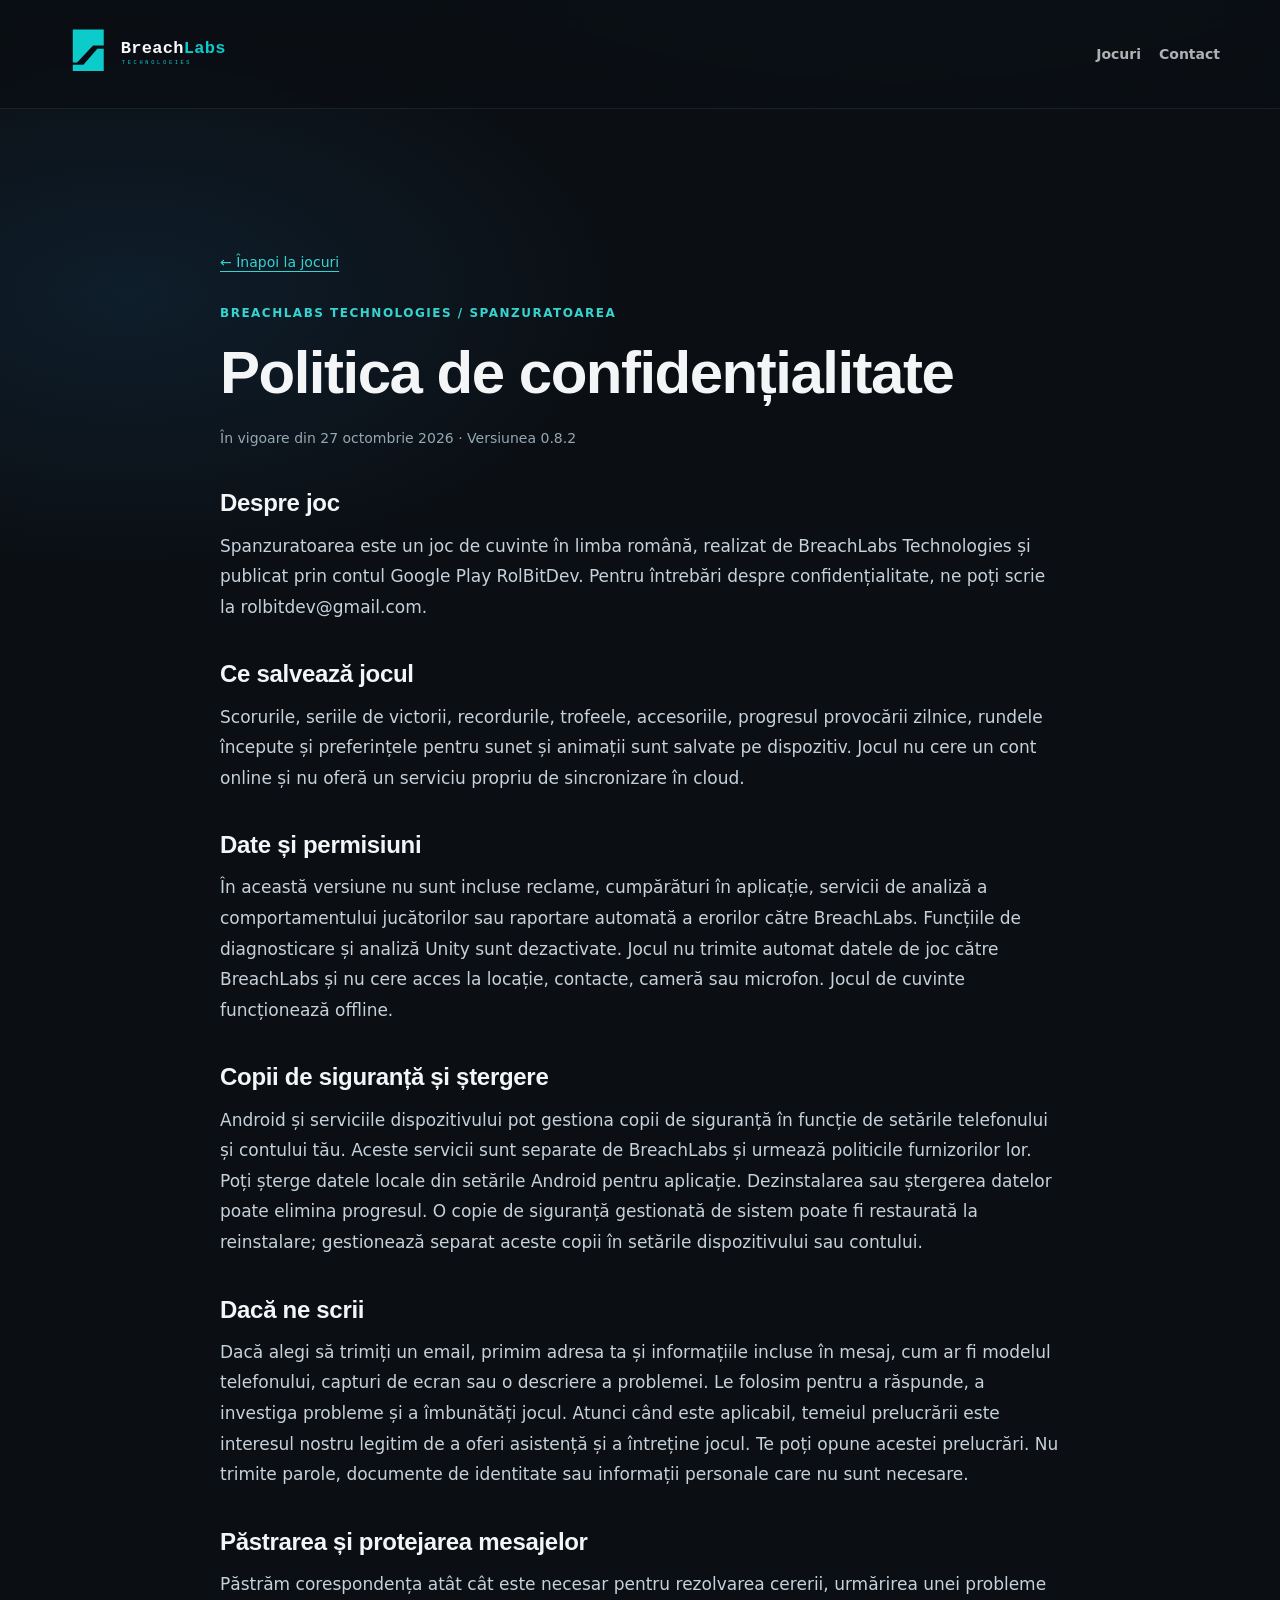
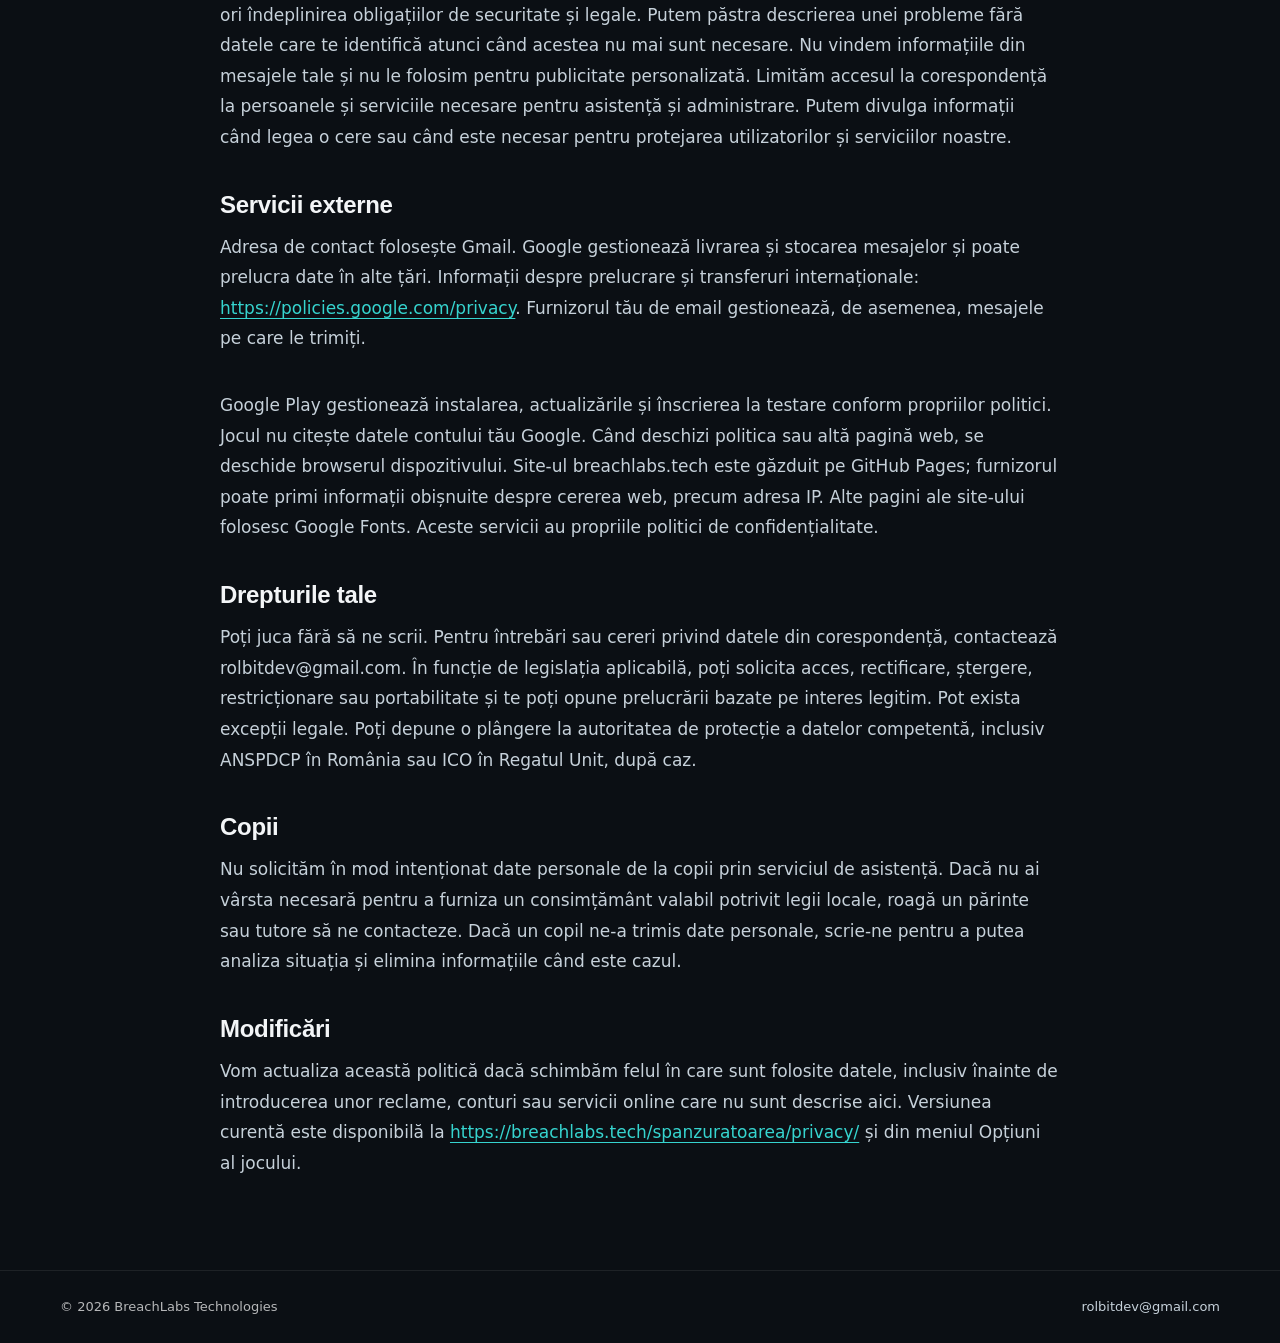
<file: spanzuratoarea/privacy/index.html>
<!doctype html>
<html lang="ro"><head><meta charset="utf-8"><meta name="viewport" content="width=device-width, initial-scale=1">
<title>Spanzuratoarea — Politica de confidențialitate | BreachLabs</title>
<meta name="description" content="Politica de confidențialitate pentru jocul offline Spanzuratoarea de la BreachLabs Technologies.">
<link rel="canonical" href="https://breachlabs.tech/spanzuratoarea/privacy/"><meta name="theme-color" content="#0b0f14">
<link rel="icon" href="../../BL_Icon_Primary.svg" type="image/svg+xml"><link rel="stylesheet" href="../../styles.css?v=20261027"><link rel="stylesheet" href="../../corebreach/policies.css?v=20261027">
</head><body><a class="skip-link" href="#main">Sari la conținut</a>
<header class="site-header"><div class="container header-inner"><a class="brand" href="../../" aria-label="BreachLabs Technologies"><svg class="brand-wordmark" viewBox="0 0 480 120" xmlns="http://www.w3.org/2000/svg" aria-hidden="true">
          <g transform="translate(24, 14)">
            <polygon points="0,0 58,0 58,30 38,30 8,62 0,62"    fill="#0DCFCF"/>
            <polygon points="46,36 58,36 58,78 0,78 0,66 20,66" fill="#0DCFCF"/>
          </g>
          <text x="114" y="58"
            font-family="'Courier New','Lucida Console',Consolas,monospace"
            font-size="32" font-weight="700" letter-spacing="0.5" fill="#FFFFFF"
          >Breach<tspan fill="#0DCFCF">Labs</tspan></text>
          <text x="116" y="78"
            font-family="'Courier New','Lucida Console',Consolas,monospace"
            font-size="10" font-weight="400" letter-spacing="5" fill="#0DCFCF"
          >TECHNOLOGIES</text>
        </svg></a><nav class="nav" aria-label="Navigare"><a href="../../#projects">Jocuri</a><a href="mailto:rolbitdev@gmail.com">Contact</a></nav></div></header>
<main class="policy-document" id="main"><a class="policy-back" href="../../#projects">← Înapoi la jocuri</a><p class="eyebrow">BreachLabs Technologies / Spanzuratoarea</p><h1>Politica de confidențialitate</h1><p class="policy-date">În vigoare din 27 octombrie 2026 · Versiunea 0.8.2</p><section><h2>Despre joc</h2><p>Spanzuratoarea este un joc de cuvinte în limba română, realizat de BreachLabs Technologies și publicat prin contul Google Play RolBitDev. Pentru întrebări despre confidențialitate, ne poți scrie la rolbitdev@gmail.com.</p></section><section><h2>Ce salvează jocul</h2><p>Scorurile, seriile de victorii, recordurile, trofeele, accesoriile, progresul provocării zilnice, rundele începute și preferințele pentru sunet și animații sunt salvate pe dispozitiv. Jocul nu cere un cont online și nu oferă un serviciu propriu de sincronizare în cloud.</p></section><section><h2>Date și permisiuni</h2><p>În această versiune nu sunt incluse reclame, cumpărături în aplicație, servicii de analiză a comportamentului jucătorilor sau raportare automată a erorilor către BreachLabs. Funcțiile de diagnosticare și analiză Unity sunt dezactivate. Jocul nu trimite automat datele de joc către BreachLabs și nu cere acces la locație, contacte, cameră sau microfon. Jocul de cuvinte funcționează offline.</p></section><section><h2>Copii de siguranță și ștergere</h2><p>Android și serviciile dispozitivului pot gestiona copii de siguranță în funcție de setările telefonului și contului tău. Aceste servicii sunt separate de BreachLabs și urmează politicile furnizorilor lor. Poți șterge datele locale din setările Android pentru aplicație. Dezinstalarea sau ștergerea datelor poate elimina progresul. O copie de siguranță gestionată de sistem poate fi restaurată la reinstalare; gestionează separat aceste copii în setările dispozitivului sau contului.</p></section><section><h2>Dacă ne scrii</h2><p>Dacă alegi să trimiți un email, primim adresa ta și informațiile incluse în mesaj, cum ar fi modelul telefonului, capturi de ecran sau o descriere a problemei. Le folosim pentru a răspunde, a investiga probleme și a îmbunătăți jocul. Atunci când este aplicabil, temeiul prelucrării este interesul nostru legitim de a oferi asistență și a întreține jocul. Te poți opune acestei prelucrări. Nu trimite parole, documente de identitate sau informații personale care nu sunt necesare.</p></section><section><h2>Păstrarea și protejarea mesajelor</h2><p>Păstrăm corespondența atât cât este necesar pentru rezolvarea cererii, urmărirea unei probleme ori îndeplinirea obligațiilor de securitate și legale. Putem păstra descrierea unei probleme fără datele care te identifică atunci când acestea nu mai sunt necesare. Nu vindem informațiile din mesajele tale și nu le folosim pentru publicitate personalizată. Limităm accesul la corespondență la persoanele și serviciile necesare pentru asistență și administrare. Putem divulga informații când legea o cere sau când este necesar pentru protejarea utilizatorilor și serviciilor noastre.</p></section><section><h2>Servicii externe</h2><p>Adresa de contact folosește Gmail. Google gestionează livrarea și stocarea mesajelor și poate prelucra date în alte țări. Informații despre prelucrare și transferuri internaționale: <a href="https://policies.google.com/privacy">https://policies.google.com/privacy</a>. Furnizorul tău de email gestionează, de asemenea, mesajele pe care le trimiți.</p></section><section><p>Google Play gestionează instalarea, actualizările și înscrierea la testare conform propriilor politici. Jocul nu citește datele contului tău Google. Când deschizi politica sau altă pagină web, se deschide browserul dispozitivului. Site-ul breachlabs.tech este găzduit pe GitHub Pages; furnizorul poate primi informații obișnuite despre cererea web, precum adresa IP. Alte pagini ale site-ului folosesc Google Fonts. Aceste servicii au propriile politici de confidențialitate.</p></section><section><h2>Drepturile tale</h2><p>Poți juca fără să ne scrii. Pentru întrebări sau cereri privind datele din corespondență, contactează rolbitdev@gmail.com. În funcție de legislația aplicabilă, poți solicita acces, rectificare, ștergere, restricționare sau portabilitate și te poți opune prelucrării bazate pe interes legitim. Pot exista excepții legale. Poți depune o plângere la autoritatea de protecție a datelor competentă, inclusiv ANSPDCP în România sau ICO în Regatul Unit, după caz.</p></section><section><h2>Copii</h2><p>Nu solicităm în mod intenționat date personale de la copii prin serviciul de asistență. Dacă nu ai vârsta necesară pentru a furniza un consimțământ valabil potrivit legii locale, roagă un părinte sau tutore să ne contacteze. Dacă un copil ne-a trimis date personale, scrie-ne pentru a putea analiza situația și elimina informațiile când este cazul.</p></section><section><h2>Modificări</h2><p>Vom actualiza această politică dacă schimbăm felul în care sunt folosite datele, inclusiv înainte de introducerea unor reclame, conturi sau servicii online care nu sunt descrise aici. Versiunea curentă este disponibilă la <a href="https://breachlabs.tech/spanzuratoarea/privacy/">https://breachlabs.tech/spanzuratoarea/privacy/</a> și din meniul Opțiuni al jocului.</p></section></main>
<footer class="site-footer"><div class="container footer-inner"><span>© 2026 BreachLabs Technologies</span><a href="mailto:rolbitdev@gmail.com">rolbitdev@gmail.com</a></div></footer></body></html>
</file>
<file: styles.css>
/* ============================================================
   FILE:    styles.css
   PROJECT: BreachLabs Technologies — breachlabs.tech
   PURPOSE: Single shared stylesheet for all pages.
   ============================================================ */


/* ============================================================
   DESIGN TOKENS
   All brand values defined once here as CSS custom properties.
   Change a value here and it updates everywhere on the site.

   Three values must always stay in sync:
     --bg here
     theme-color meta tag in index.html and 404.html
     background_color + theme_color in site.webmanifest
   ============================================================ */

:root {
  --bg:        #0b0f14;   /* page background                  */
  --surface:   #0D1117;   /* card and panel background        */
  --surface-2: #111827;   /* nested card background           */

  --border: rgba(255, 255, 255, 0.08);  /* semi-transparent so borders work on any surface */

  --text:  rgba(255, 255, 255, 0.92);
  --muted: rgba(255, 255, 255, 0.68);

  --accent:   #0DCFCF;   /* brand cyan — used on logo, buttons, links */
  --accent-2: #0AA8A8;   /* darker shade for gradient endpoints        */

  --shadow: 0 18px 60px rgba(0, 0, 0, 0.45);
  --radius: 18px;

  --font-body:    Inter, system-ui, -apple-system, "Segoe UI", Roboto, Arial, sans-serif;
  --font-heading: "Space Grotesk", Inter, sans-serif;
  --font-mono:    "Courier New", "Lucida Console", Consolas, monospace;
}


/* ============================================================
   RESET & BASE
   ============================================================ */

/* border-box means padding and border are included in declared width/height */
*,
*::before,
*::after {
  box-sizing: border-box;
}

html {
  min-height: 100%;
  scroll-padding-top: 130px;
}

body {
  min-height: 100vh;
}

body {
  margin: 0;
  font-family: var(--font-body);
  color: var(--text);
  line-height: 1.6;

  /* Two radial glows for depth — base colour fills any remaining area */
  background:
    radial-gradient(1200px 700px at 70% -10%, rgba(53, 199, 255, 0.12), transparent 60%),
    radial-gradient(900px 500px at 10% 10%,  rgba(42, 157, 244, 0.10), transparent 55%),
    var(--bg);
}

a {
  color: var(--accent);
  text-decoration: none;
}

a:hover {
  text-decoration: underline;
}

/* Visible focus ring for keyboard navigation — :focus-visible targets keyboard only, not mouse clicks */
:focus-visible {
  outline: 2px solid var(--accent);
  outline-offset: 3px;
  border-radius: 4px;
}


/* ============================================================
   LAYOUT
   ============================================================ */

/* min() picks the smaller value — caps width on large screens, adds gutters on small screens */
.container {
  width: min(1160px, calc(100% - 48px));
  margin: 0 auto;
}


/* ============================================================
   TYPOGRAPHY
   ============================================================ */

h1, h2, h3 {
  font-family: var(--font-heading);
  line-height: 1.15;
  margin: 0 0 12px;
}

/* clamp(min, preferred, max) — fluid size that scales between breakpoints without media queries */
h1 { font-size: clamp(32px, 4vw, 54px); }
h2 { font-size: clamp(22px, 2.4vw, 32px); }
h3 { font-size: 18px; margin-bottom: 8px; }

/* max-width in ch units limits line length to the optimal reading range (~64 characters) */
.lead {
  color: rgba(255, 255, 255, 0.78);
  font-size: 16px;
  max-width: 64ch;
}

/* letter-spacing: 0.2em adds breathing room to all-caps text at small sizes */
.eyebrow {
  margin: 0 0 10px;
  color: var(--muted);
  font-weight: 600;
  letter-spacing: 0.2em;
  text-transform: uppercase;
  font-size: 12px;
}

.muted {
  color: var(--muted);
}


/* ============================================================
   SITE HEADER
   ============================================================ */

.site-header {
  position: sticky;
  top: 0;
  z-index: 50;
  backdrop-filter: blur(10px);
  -webkit-backdrop-filter: blur(10px); /* Safari prefix required */
  background: rgba(11, 15, 20, 0.72);
  border-bottom: 1px solid var(--border);
}

.header-inner {
  display: flex;
  align-items: center;
  justify-content: space-between;
  padding: 22px 0;
  gap: 18px;
  flex-wrap: wrap;
}

/* flex: 0 0 auto — logo never shrinks even when nav takes up space */
.brand {
  display: flex;
  align-items: center;
  text-decoration: none;
  min-width: 0;
  flex: 0 0 auto;
}

/* viewBox is 480×120 (4:1 ratio) — width scales automatically from height */
.brand-wordmark {
  display: block;
  height: 64px;
  width: auto;
  overflow: visible;
  opacity: 0.98;
}

/* margin-left: auto pushes the nav to the right edge */
.nav {
  display: flex;
  gap: 18px;
  align-items: center;
  justify-content: flex-end;
  flex: 0 1 auto;
  flex-wrap: wrap;
  margin-left: auto;
}

.nav a {
  color: var(--muted);
  font-weight: 600;
  font-size: 14px;
  white-space: nowrap; /* prevents link text wrapping at mid-range widths */
}

.nav a:hover {
  color: var(--text);
  text-decoration: none;
}

/* Contact link styled as a bordered pill to visually separate it from nav links */
.nav-cta {
  padding: 8px 12px;
  border: 1px solid var(--border);
  border-radius: 999px;
  background: rgba(255, 255, 255, 0.02);
}

.nav-cta:hover {
  border-color: var(--accent);
  color: var(--accent) !important; /* !important overrides the .nav a colour rule above */
}


/* ============================================================
   HERO SECTION
   1.15fr / 0.85fr gives copy ~57% width and panel ~43%
   ============================================================ */

.hero {
  padding: 64px 0 24px;
}

.hero-inner {
  display: grid;
  grid-template-columns: 1.15fr 0.85fr;
  gap: 28px;
  align-items: start; /* columns align to top edges, panel stays compact */
}

.hero-actions {
  display: flex;
  gap: 12px;
  margin-top: 18px;
  flex-wrap: wrap;
}

.status-note {
  margin-top: 12px;
  color: rgba(255, 255, 255, 0.55);
  font-size: 13px;
}

.hero-meta {
  display: flex;
  gap: 8px;
  flex-wrap: wrap;
  margin-top: 18px;
}


/* ============================================================
   BUTTONS
   ============================================================ */

.btn {
  display: inline-flex;
  align-items: center;
  justify-content: center;
  padding: 10px 14px;
  border-radius: 12px;
  font-weight: 600;
  font-size: 14px;
  border: 1px solid transparent;
  cursor: pointer;
  transition: filter 0.15s ease, border-color 0.15s ease;
}

/* Text colour #06111b is dark navy — readable on cyan gradient and on-brand */
.btn-primary {
  background: linear-gradient(135deg, var(--accent), var(--accent-2));
  color: #06111b;
}

.btn-primary:hover {
  text-decoration: none;
  filter: brightness(1.08);
}

.btn-secondary {
  border-color: var(--border);
  background: rgba(255, 255, 255, 0.02);
  color: var(--text);
}

.btn-secondary:hover {
  text-decoration: none;
  border-color: rgba(255, 255, 255, 0.16);
}


/* ============================================================
   PILLS & TAGS
   Visually identical — pill used in hero-meta, tag used in cards
   ============================================================ */

.pill,
.tag {
  padding: 6px 10px;
  border-radius: 999px; /* large value produces a pill shape at any height */
  border: 1px solid var(--border);
  background: rgba(255, 255, 255, 0.02);
  color: rgba(255, 255, 255, 0.78);
  font-size: 12px;
  font-weight: 600;
}

.tag-row {
  margin-top: 12px;
  display: flex;
  gap: 8px;
  flex-wrap: wrap;
}


/* ============================================================
   HERO PANEL (right column)
   overflow: hidden clips the watermark mark that bleeds outside
   ============================================================ */

.hero-panel {
  position: relative;
  border-radius: var(--radius);
  border: 1px solid var(--border);
  background: linear-gradient(180deg, rgba(16, 24, 38, 0.65), rgba(16, 24, 38, 0.35));
  box-shadow: var(--shadow);
  padding: 18px;
  overflow: hidden;
}

/* Decorative watermark — positioned to bleed out of the top-right corner */
.hero-mark {
  position: absolute;
  right: -18px;
  top: -18px;
  width: 210px;
  opacity: 0.10;        /* subtle — doesn't compete with content */
  pointer-events: none; /* doesn't intercept clicks */
}

.hero-mark svg {
  width: 100%;
  height: auto;
  display: block;
}

.panel-top {
  position: relative;
  padding-bottom: 12px;
  border-bottom: 1px solid rgba(255, 255, 255, 0.06);
}

.panel-title {
  font-family: var(--font-heading);
  font-weight: 700;
  color: rgba(255, 255, 255, 0.88);
  margin-bottom: 6px;
}

.panel-sub {
  color: rgba(255, 255, 255, 0.66);
  font-size: 13px;
}

.panel-list {
  position: relative;
  display: grid;
  gap: 10px;
  margin-top: 14px;
}

.panel-item {
  border: 1px solid rgba(255, 255, 255, 0.06);
  background: rgba(255, 255, 255, 0.02);
  border-radius: 14px;
  padding: 12px 14px;
}

.panel-k {
  color: rgba(255, 255, 255, 0.80);
  font-weight: 700;
  font-size: 13px;
  letter-spacing: 0.02em;
}

.panel-v {
  margin-top: 6px;
  color: rgba(255, 255, 255, 0.70);
  font-size: 13px;
}

.panel-foot {
  position: relative;
  margin-top: 14px;
  padding-top: 12px;
  border-top: 1px solid rgba(255, 255, 255, 0.06);
}

.panel-link {
  color: rgba(255, 255, 255, 0.78);
  font-weight: 700;
}

.panel-link:hover {
  color: rgba(255, 255, 255, 0.92);
  text-decoration: none;
}


/* ============================================================
   CONTENT SECTIONS
   ============================================================ */

.section {
  padding: 44px 0;
}

/* align-items: flex-end aligns heading and subtitle to their bottom edges — looks balanced at different sizes */
.section-head {
  display: flex;
  align-items: flex-end;
  justify-content: space-between;
  gap: 18px;
  flex-wrap: wrap;
  margin-bottom: 18px;
}

.section-sub {
  margin: 0;
  color: var(--muted);
  max-width: 72ch;
}


/* ============================================================
   GRIDS
   ============================================================ */

.grid-3 {
  display: grid;
  grid-template-columns: repeat(3, 1fr);
  gap: 16px;
}

.grid-2 {
  display: grid;
  grid-template-columns: repeat(2, 1fr);
  gap: 16px;
}


/* ============================================================
   CARDS
   ============================================================ */

.card {
  border-radius: var(--radius);
  border: 1px solid var(--border);
  background: rgba(16, 24, 38, 0.55);
  padding: 18px;
  transition: border-color 0.2s ease;
}

.card:hover {
  border-color: rgba(255, 255, 255, 0.14);
}

.card p {
  color: rgba(255, 255, 255, 0.78);
  margin: 0;
}

/* flex-wrap: wrap — badge wraps below the title if the title is long */
.card-top {
  display: flex;
  align-items: center;
  justify-content: space-between;
  gap: 12px;
  flex-wrap: wrap;
  margin-bottom: 10px;
}

/* white-space: nowrap prevents "Android · Testing" wrapping mid-phrase */
.badge {
  padding: 6px 10px;
  border-radius: 999px;
  border: 1px solid rgba(255, 255, 255, 0.10);
  background: rgba(255, 255, 255, 0.02);
  color: rgba(255, 255, 255, 0.78);
  font-size: 12px;
  font-weight: 700;
  white-space: nowrap;
}

/* max-width keeps the contact card from stretching full-width on large screens */
.contact-card {
  max-width: 560px;
}

.contact-line {
  margin: 0;
  display: flex;
  gap: 10px;
  align-items: center;
  flex-wrap: wrap;
}

.contact-label {
  color: var(--muted);
  font-weight: 600;
}


/* ============================================================
   APPROACH TIMELINE
   Two-column grid per step: number column (fixed) + content (fluid)
   ============================================================ */

.timeline {
  display: grid;
  grid-template-columns: 1fr;
  gap: 12px;
}

.step {
  display: grid;
  grid-template-columns: 64px 1fr;
  gap: 14px;
  align-items: start;
  border: 1px solid var(--border);
  background: rgba(255, 255, 255, 0.02);
  border-radius: 16px;
  padding: 14px;
  transition: border-color 0.2s ease;
}

.step:hover {
  border-color: rgba(255, 255, 255, 0.14);
}

.step-index {
  font-family: var(--font-heading);
  font-weight: 800;
  letter-spacing: 0.06em;
  color: rgba(255, 255, 255, 0.80);
  padding-top: 2px; /* optical alignment with the h3 beside it */
}

.step-body p {
  margin: 0;
  color: rgba(255, 255, 255, 0.74);
}


/* ============================================================
   404 PAGE
   ============================================================ */

.error-page {
  padding: 96px 0 128px;
  max-width: 560px;
}

/* Large decorative number — colour uses --border so it reads as a ghost watermark */
.error-code {
  font-family: var(--font-mono);
  font-size: clamp(80px, 15vw, 160px);
  font-weight: 700;
  color: var(--border);
  line-height: 1;
  margin: 0 0 16px;
  letter-spacing: -4px;
}


/* ============================================================
   SITE FOOTER
   ============================================================ */

.site-footer {
  border-top: 1px solid var(--border);
  padding: 10px 0;
  margin-top: 12px;
}

/* flex-wrap: nowrap keeps the footer on one line */
.footer-inner {
  display: flex;
  justify-content: space-between;
  align-items: center;
  gap: 12px;
  color: rgba(255, 255, 255, 0.70);
  font-size: 13px;
  flex-wrap: nowrap;
  min-height: 52px;
}

.footer-left {
  display: flex;
  align-items: center;
  gap: 10px;
  min-width: 0; /* allows flex child to shrink below its content size */
}

.footer-mark {
  width: 36px;
  height: 36px;
  display: inline-flex;
  align-items: center;
  justify-content: center;
  border-radius: 8px;
  border: 1px solid rgba(255, 255, 255, 0.06);
  background: rgba(255, 255, 255, 0.02);
  flex: 0 0 auto;
  transition: border-color 0.2s ease;
}

.footer-mark:hover {
  border-color: var(--accent);
}

.footer-mark svg {
  width: 20px;
  height: auto;
  display: block;
}


/* ============================================================
   RESPONSIVE — TABLET  (≤920px)
   ============================================================ */

@media (max-width: 920px) {

  .hero-inner {
    grid-template-columns: 1fr; /* stack hero columns vertically */
  }

  .hero-mark {
    width: 180px;
  }

  .brand-wordmark {
    height: 52px;
  }

  .footer-inner {
    flex-wrap: wrap;
    min-height: auto;
  }

}


/* ============================================================
   RESPONSIVE — MOBILE  (≤760px)
   ============================================================ */

@media (max-width: 760px) {

  .header-inner { padding: 12px 0; gap: 8px; }
  .nav {
    display: flex;
    width: 100%;
    margin-left: 0;
    justify-content: flex-start;
    gap: 8px 12px;
  }
  .nav a { font-size: 12px; }
  .nav-cta { padding: 6px 10px; }
  html { scroll-padding-top: 150px; }

  .grid-3 { grid-template-columns: 1fr; }
  .grid-2 { grid-template-columns: 1fr; }

  .step {
    grid-template-columns: 48px 1fr;
  }

  .brand-wordmark {
    height: 44px;
  }

  .footer-inner {
    flex-wrap: wrap;
    min-height: auto;
  }

}

/* Keep section headings clear of the sticky header and support keyboard shortcuts. */
.skip-link { position: fixed; top: 8px; left: 8px; z-index: 100; padding: 10px 14px; background: var(--bg); transform: translateY(-160%); }
.skip-link:focus { transform: translateY(0); }
</file>
<file: showcase.css>
/* BreachLabs product showcase. Uses the studio's existing brand tokens. */
:root { --warm: #f4f1e8; --hairline: rgba(255,255,255,.12); }
body { background: radial-gradient(ellipse at 90% 0,rgba(13,207,207,.06),transparent 35%),var(--bg); }
img { max-width:100%; }
.container { width:min(1200px,calc(100% - 64px)); }
.header-inner { padding:16px 0; }
.brand-wordmark { height:56px; }
.nav { gap:28px; }
.nav a { font-size:13px; }
.nav a[aria-current] { color:var(--accent); }
.nav-cta { border-radius:6px; }
h1,h2,h3 { color:var(--warm); }
.section { padding:82px 0; }
.eyebrow { font-size:10px; letter-spacing:.18em; color:var(--accent); }
.btn { border-radius:5px; padding:13px 20px; font-size:13px; min-height:46px; display:inline-flex; align-items:center; justify-content:center; gap:16px; font-weight:600; }
.btn-primary { color:#042026; background:var(--accent); border:1px solid var(--accent); box-shadow:none; }
.btn-primary:hover { background:#75eddf; border-color:#75eddf; color:#042026; transform:translateY(-2px); }
.btn-secondary { background:rgba(9,18,24,.6); border-color:rgba(255,255,255,.24); color:var(--warm); }
.text-link { font-size:13px; font-weight:600; display:inline-flex; gap:16px; align-items:center; }
.small-note,.quiet-label { color:var(--muted); font-size:11px; line-height:1.5; }
.small-note { margin:12px 0 16px; }
.status-dot { display:inline-block; width:6px; height:6px; border-radius:50%; background:var(--accent); margin-right:9px; box-shadow:0 0 13px rgba(13,207,207,.35); flex:none; }
.status-dot.amber { background:#edc465; box-shadow:none; }
.live-badge { display:inline-flex; align-items:center; border:1px solid rgba(255,255,255,.17); color:#d0dce1; font-size:10px; letter-spacing:.02em; padding:5px 9px; border-radius:4px; white-space:nowrap; background:rgba(11,15,20,.8); }
.live-badge.available { color:#65e0b2; border-color:rgba(101,224,178,.24); }
.live-badge.upcoming { color:#efd083; border-color:rgba(239,208,131,.24); }
.studio-hero { padding:65px 0 70px; }
.studio-intro { display:grid; grid-template-columns:1fr 1.02fr; align-items:center; gap:54px; }
.intro-copy h1 { font-size:clamp(38px,4.35vw,60px); letter-spacing:-.055em; line-height:1.08; margin:24px 0; }
.intro-copy h1 span { color:#94a9b2; }
.intro-lead { color:var(--muted); font-size:15px; max-width:42ch; line-height:1.8; }
.hero-actions { display:flex; flex-wrap:wrap; gap:15px 24px; align-items:center; margin-top:28px; }
.studio-categories { display:flex; gap:20px; color:#8697a3; font-size:10px; margin-top:35px; }
.studio-categories span+span::before { content:'·'; margin-right:20px; color:var(--accent); }
.hero-game { position:relative; min-height:435px; display:block; overflow:hidden; color:var(--warm); border:1px solid rgba(13,207,207,.25); border-radius:8px; isolation:isolate; }
.hero-game img { position:absolute; width:100%; height:100%; object-fit:cover; object-position:28% center; z-index:-2; transition:transform .6s ease; }
.hero-game::after { content:''; position:absolute; inset:0; z-index:-1; background:linear-gradient(180deg,rgba(3,13,18,.15),rgba(3,13,18,.04) 38%,rgba(3,13,18,.98)); }
.hero-game:hover { text-decoration:none; }
.hero-game:hover img { transform:scale(1.035); }
.hero-game-top { position:absolute; top:22px; left:24px; right:24px; display:flex; align-items:center; justify-content:space-between; gap:8px; }
.tiny-label { text-transform:uppercase; font-size:9px; letter-spacing:.18em; }
.hero-game-copy { position:absolute; bottom:27px; left:28px; right:28px; display:flex; flex-direction:column; }
.game-wordmark { font-family:var(--font-heading); font-size:clamp(35px,4.2vw,54px); font-weight:700; letter-spacing:-.045em; line-height:1; white-space:nowrap; color:var(--warm); }
.game-wordmark>span { color:var(--accent); }
.hero-game-description { font-size:13px; margin-top:9px; color:#dae8eb; }
.hero-game-link { margin-top:24px; font-size:11px; display:flex; justify-content:space-between; color:var(--accent); }
.field-feature { border-top:1px solid var(--hairline); border-bottom:1px solid var(--hairline); background:rgba(255,255,255,.012); }
.section-kicker { display:flex; justify-content:space-between; gap:20px; align-items:baseline; margin-bottom:24px; }
.field-layout { display:grid; grid-template-columns:1.35fr 1fr; gap:50px; align-items:center; }
.gameplay-preview { display:block; border:1px solid var(--hairline); border-radius:5px; overflow:hidden; background:#071015; }
.gameplay-preview img { display:block; width:100%; height:auto; }
.image-note { display:flex; justify-content:space-between; padding:12px 16px; color:#b4c4cc; font-size:10px; }
.field-copy h2 { font-size:clamp(25px,2.6vw,35px); letter-spacing:-.035em; }
.field-copy>p { font-size:13px; color:var(--muted); line-height:1.8; }
.feature-stats { display:flex; gap:35px; margin:25px 0 0; }
.feature-stats>div { display:flex; flex-direction:column; }
.feature-stats dt { font-family:var(--font-heading); color:var(--accent); font-size:32px; line-height:1.1; }
.feature-stats dd { margin:6px 0 0; font-size:10px; color:var(--muted); }
.field-copy .small-note { font-size:10px; margin:12px 0 21px; }
.section-heading { display:flex; justify-content:space-between; align-items:flex-end; gap:24px; margin-bottom:32px; }
.section-heading h2 { font-size:clamp(27px,3.2vw,40px); letter-spacing:-.035em; margin-bottom:0; }
.section-heading>p { color:var(--muted); font-size:12px; margin:0; }
.project-grid { display:grid; grid-template-columns:1fr 1fr; gap:24px; }
.project-card { border:1px solid var(--hairline); border-radius:7px; background:rgba(17,27,36,.45); overflow:hidden; }
.project-card-top { display:flex; justify-content:space-between; align-items:center; gap:12px; padding:20px 24px; }
.project-category { font-size:10px; color:var(--muted); }
.project-body { padding:26px; }
.project-body h3 { font-size:28px; letter-spacing:-.025em; }
.project-body>p { font-size:13px; color:var(--muted); line-height:1.8; max-width:52ch; }
.project-body .tag-row { margin:20px 0 26px; }
.tag { border-radius:4px; padding:4px 8px; font-size:10px; color:#adc0c8; background:rgba(255,255,255,.03); }
.crypto-graphic { position:relative; height:245px; margin:0 24px; overflow:hidden; border-radius:4px; background:radial-gradient(ellipse at 85% 20%,#153c43,transparent 70%),#07151b; }
.crypto-symbol { position:absolute; top:22px; left:24px; font-size:29px; color:#66e4c9; }
.graphic-grid { position:absolute; inset:0; background-image:linear-gradient(rgba(108,193,185,.07) 1px,transparent 1px),linear-gradient(90deg,rgba(108,193,185,.07) 1px,transparent 1px); background-size:40px 40px; }
.crypto-graphic svg { position:absolute; inset:50px -1px 0; width:calc(100% + 2px); height:140px; color:#6ce1c3; opacity:.9; }
.graphic-label { position:absolute; bottom:21px; left:24px; font-size:11px; color:#a7d6d1; }
.potato-graphic { position:relative; height:245px; margin:0 24px; display:flex; align-items:center; justify-content:center; overflow:hidden; border-radius:4px; background:radial-gradient(ellipse at center,#17434a,#0a1b23 80%); }
.potato-graphic img { width:222px; height:222px; object-fit:contain; transform:translateY(-10px); }
.potato-letter { position:absolute; display:grid; place-items:center; width:46px; height:46px; color:#19333b; border-radius:9px; font-size:24px; font-weight:700; background:#f5e8c4; box-shadow:0 4px 0 #9a937e; }
.letter-one { left:14%; top:50px; transform:rotate(-12deg); }
.letter-two { right:13%; top:118px; transform:rotate(11deg); background:#f5c95f; }
.potato-graphic-label { position:absolute; bottom:17px; font-size:10px; color:#e9d79e; letter-spacing:.1em; text-transform:uppercase; }
.coming-note { margin-top:29px; font-size:12px; color:#f0d387; }
.orior-card { grid-column:1/-1; display:grid; grid-template-columns:1fr 1.6fr; align-items:center; }
.orior-card .project-card-top { flex-direction:column; align-items:flex-start; padding:26px; gap:14px; }
.orior-card .project-body { border-left:1px solid var(--hairline); }
.orior-card .eyebrow { margin-bottom:12px; }
.orior-card .project-body h3 { font-size:26px; }
.orior-card .project-body .text-link { margin-top:10px; }
#what-we-build { border-top:1px solid var(--hairline); }
.section-head h2 { font-size:30px; }
.section-sub { font-size:13px; }
.card { border-radius:6px; box-shadow:none; background:rgba(17,27,36,.4); }
.card p,.step p { font-size:13px; }
.step { border-radius:5px; }
.contact-block { border-top:1px solid var(--hairline); padding-top:50px; display:flex; justify-content:space-between; align-items:center; gap:30px; }
.contact-block h2 { font-size:30px; letter-spacing:-.03em; }
.contact-block p { font-size:13px; color:var(--muted); }
.contact-block .eyebrow { font-size:10px; color:var(--accent); }
.contact-email { font-size:16px; white-space:nowrap; }
.contact-email span { margin-left:15px; }
.site-footer { padding:25px 0; }
.footer-inner { font-size:11px; }
/* Corebreach product page */
.game-hero { position:relative; isolation:isolate; overflow:hidden; min-height:645px; background:#061016; }
.game-hero-art { position:absolute; width:100%; height:100%; inset:0; object-fit:cover; object-position:38% center; z-index:-2; }
.game-hero::after { position:absolute; content:''; inset:0; z-index:-1; background:linear-gradient(90deg,rgba(3,12,18,.05) 8%,rgba(3,12,18,.15) 33%,rgba(3,12,18,.88) 61%,rgba(3,12,18,.97)),linear-gradient(0deg,#0b0f14,transparent 22%); }
.game-hero-inner { display:grid; grid-template-columns:.95fr 1fr; padding-top:70px; padding-bottom:70px; }
.game-hero-copy { grid-column:2; padding-left:36px; }
.game-hero-copy .eyebrow { margin-bottom:20px; }
.game-status { color:#bdd3da; font-size:11px; margin-bottom:23px; }
.game-hero h1 { font-size:clamp(42px,5.35vw,76px); margin-bottom:22px; }
.game-tagline { font-family:var(--font-heading); color:var(--warm); font-size:clamp(28px,3vw,42px); letter-spacing:-.04em; line-height:1.13; margin:0 0 20px; }
.game-intro { font-size:14px; color:#bccbd1; line-height:1.85; max-width:43ch; }
.game-platform { font-size:10px; color:#91a9b2; margin-top:23px; }
.game-facts { border-bottom:1px solid var(--hairline); padding:30px 0 25px; }
.game-facts dl { margin:0; display:grid; grid-template-columns:repeat(4,1fr); }
.game-facts dl>div { padding-left:35px; border-left:1px solid var(--hairline); }
.game-facts dl>div:first-child { padding-left:0; border-left:0; }
.game-facts dt { color:var(--accent); font-family:var(--font-heading); font-size:40px; line-height:1.1; }
.game-facts dd { margin:7px 0 0; color:#b3c1c9; font-size:11px; }
.game-facts p { color:#7e929d; font-size:10px; margin:20px 0 0; }
.story-layout { display:grid; grid-template-columns:1fr 1fr; gap:80px; }
.story-layout h2 { font-size:clamp(29px,3.2vw,42px); letter-spacing:-.04em; }
.story-layout>div>p:not(.eyebrow) { margin:0 0 18px; font-size:14px; color:var(--muted); line-height:1.85; }
.gallery-section { background:rgba(255,255,255,.015); border-top:1px solid var(--hairline); border-bottom:1px solid var(--hairline); }
.main-gallery { margin:0 0 20px; border:1px solid rgba(13,207,207,.23); border-radius:5px; overflow:hidden; background:#071015; }
.gallery-enlarge { display:block; width:100%; padding:0; background:transparent; color:white; border:0; position:relative; cursor:zoom-in; }
.gallery-enlarge img { display:block; width:100%; height:auto; }
.enlarge-label { position:absolute; bottom:14px; right:14px; font-size:10px; padding:7px 11px; border-radius:3px; background:rgba(4,14,20,.9); color:#b3e9e2; }
.main-gallery figcaption { display:flex; justify-content:space-between; gap:20px; padding:15px 18px; font-size:11px; color:#d2dce0; }
.gallery-thumbs { display:grid; grid-template-columns:repeat(4,1fr); gap:14px; }
.gallery-thumb { padding:0; text-align:left; border:1px solid var(--hairline); background:#0c1820; cursor:pointer; color:#a2b5be; border-radius:4px; overflow:hidden; font:inherit; transition:border-color .2s ease; }
.gallery-thumb img { display:block; width:100%; height:auto; opacity:.7; transition:opacity .2s; }
.gallery-thumb span { display:block; padding:11px; font-size:11px; }
.gallery-thumb.is-active,.gallery-thumb:hover { border-color:var(--accent); color:#e2faf4; }
.gallery-thumb.is-active img,.gallery-thumb:hover img { opacity:1; }
.operations-grid { display:grid; grid-template-columns:repeat(3,1fr); gap:35px; }
.operations-grid article { padding-top:23px; border-top:1px solid rgba(13,207,207,.45); }
.operation-number { font-size:10px; text-transform:uppercase; letter-spacing:.12em; color:var(--accent); }
.operations-grid h3 { margin-top:24px; font-size:24px; letter-spacing:-.035em; }
.operations-grid p,.operations-grid li { font-size:12px; color:var(--muted); line-height:1.9; }
.operations-grid ul { padding-left:17px; margin-top:22px; }
.operations-grid li::marker { color:var(--accent); }
.prestige-section { background:linear-gradient(110deg,#10252b,rgba(16,37,43,.1)); border-block:1px solid var(--hairline); }
.prestige-layout { display:grid; grid-template-columns:210px 1fr; align-items:center; gap:70px; max-width:950px; }
.prestige-emblem { width:170px; height:180px; border:1px solid rgba(13,207,207,.4); display:flex; align-items:center; flex-direction:column; justify-content:center; clip-path:polygon(0 0,100% 0,100% 80%,50% 100%,0 80%); background:linear-gradient(160deg,rgba(13,207,207,.14),transparent); text-align:center; }
.prestige-emblem span:first-child { font-family:var(--font-heading); font-size:37px; font-weight:700; color:var(--accent); }
.prestige-emblem span+span { font-size:9px; line-height:1.5; letter-spacing:.15em; text-transform:uppercase; margin-top:9px; color:#a3bebf; }
.prestige-layout h2 { font-size:42px; letter-spacing:-.04em; }
.prestige-layout p { font-size:14px; color:#b9cdd2; line-height:1.8; }
.prestige-layout .eyebrow { font-size:10px; color:var(--accent); }
.prestige-layout .muted { color:#89a2ac; font-size:12px; }
.update-layout { display:grid; grid-template-columns:1fr 1fr; gap:90px; align-items:start; }
.update-layout h2 { font-size:36px; letter-spacing:-.04em; }
.update-layout>div>p:not(.eyebrow) { font-size:13px; color:var(--muted); max-width:44ch; line-height:1.85; }
.update-list { margin:0; padding:0; list-style:none; }
.update-list li { display:grid; grid-template-columns:30px 1fr; gap:10px; border-bottom:1px solid var(--hairline); padding:17px 0; }
.update-list li:first-child { padding-top:0; }
.update-list li>span { color:var(--accent); font-size:20px; }
.update-list strong { font-size:14px; font-weight:500; }
.update-list p { font-size:12px; color:var(--muted); margin:7px 0 0; }
.playtest-section { padding-top:0; }
.playtest-panel { padding:42px; border:1px solid rgba(13,207,207,.28); background:radial-gradient(ellipse at right,rgba(13,207,207,.09),transparent),#0e1921; border-radius:6px; display:grid; grid-template-columns:1.6fr 1fr; gap:60px; align-items:center; }
.playtest-panel h2 { font-size:34px; letter-spacing:-.035em; }
.playtest-panel p { font-size:13px; color:var(--muted); line-height:1.85; }
.playtest-panel .eyebrow { font-size:10px; color:var(--accent); }
.playtest-panel .small-note { font-size:10px; }
.playtest-actions { display:flex; flex-direction:column; align-items:flex-start; gap:20px; }
.screenshot-dialog { background:#061016; color:var(--warm); border:1px solid var(--hairline); border-radius:5px; padding:45px 18px 12px; width:min(96vw,1920px); max-width:96vw; }
.screenshot-dialog::backdrop { background:rgba(0,0,0,.88); }
.screenshot-dialog img { display:block; width:100%; height:auto; max-height:75vh; object-fit:contain; }
.screenshot-dialog p { font-size:12px; color:#b9cbd1; }
.dialog-close { position:absolute; right:16px; top:8px; padding:7px 10px; border:1px solid var(--hairline); color:var(--warm); background:#122832; border-radius:3px; cursor:pointer; }
@media (min-width:1500px) { .game-hero-art { object-position:center 45%; } }
@media (max-width:1000px) {
 .studio-intro { gap:30px; } .hero-game { min-height:390px; }
 .field-layout { gap:30px; } .field-copy h2 { font-size:27px; }
 .game-hero-copy { padding-left:10px; } .game-hero h1 { font-size:52px; }
 .game-hero::after { background:linear-gradient(90deg,rgba(3,12,18,.06),rgba(3,12,18,.55) 42%,rgba(3,12,18,.96) 72%),linear-gradient(0deg,#0b0f14,transparent 25%); }
 .operations-grid { gap:25px; } .story-layout,.update-layout { gap:45px; }
 .playtest-panel { gap:30px; }
}
@media (max-width:760px) {
 .container { width:calc(100% - 36px); }
 .header-inner { padding:10px 0; gap:4px; } .brand-wordmark { height:43px; }
 .nav { width:100%; justify-content:space-between; gap:10px; } .nav a { font-size:11px; } .nav-cta { padding:6px 9px; }
 .section { padding:55px 0; } .studio-hero { padding:42px 0 45px; }
 .studio-intro { grid-template-columns:1fr; gap:32px; } .intro-copy h1 { font-size:43px; margin:20px 0; }
 .intro-lead { font-size:14px; max-width:45ch; } .studio-categories { margin-top:25px; gap:12px; } .studio-categories span+span::before { margin-right:12px; }
 .hero-game { min-height:365px; } .hero-game img { object-position:20% center; } .hero-game-copy { left:23px; right:23px; }
 .game-wordmark { font-size:42px; } .hero-game-top { left:23px; right:23px; }
 .field-layout { grid-template-columns:1fr; gap:27px; } .field-copy h2 { font-size:31px; }
 .section-kicker { gap:10px; } .section-kicker .quiet-label { font-size:9px; }
 .section-heading { align-items:flex-start; flex-direction:column; gap:15px; } .section-heading h2 { font-size:32px; } .section-heading>p br { display:none; }
 .project-grid { grid-template-columns:1fr; } .project-card-top { padding:18px 20px; } .project-body { padding:24px 20px; }
 .crypto-graphic,.potato-graphic { margin:0 20px; height:225px; } .project-category { font-size:9px; }
 .orior-card { display:block; } .orior-card .project-card-top { padding:20px 20px 0; } .orior-card .project-body { border-left:0; }
 .orior-card .project-card-top { flex-direction:row; align-items:center; }
 .contact-block { flex-direction:column; align-items:flex-start; gap:15px; padding-top:35px; } .contact-block h2 { font-size:29px; }
 .contact-email { font-size:15px; } .footer-inner { gap:15px; } .footer-left { font-size:10px; }
 .game-hero { min-height:0; } .game-hero-art { object-position:26% top; height:450px; }
 .game-hero::after { background:linear-gradient(180deg,rgba(3,12,18,.05),rgba(3,12,18,.1) 130px,rgba(3,12,18,.9) 290px,#0b0f14 420px); }
 .game-hero-inner { display:block; padding-top:245px; padding-bottom:38px; }
 .game-hero-copy { padding-left:0; } .game-hero-copy .eyebrow { font-size:9px; margin-bottom:16px; }
 .game-status { font-size:10px; margin-bottom:19px; } .game-hero h1 { font-size:clamp(38px,10.4vw,61px); margin-bottom:18px; }
 .game-tagline { font-size:34px; } .game-intro { font-size:13px; max-width:46ch; }
 .game-platform { font-size:9px; line-height:1.8; } .game-hero .btn { font-size:12px; padding:12px 15px; }
 .game-facts dl { grid-template-columns:repeat(2,1fr); gap:25px 0; } .game-facts dl>div { padding-left:25px; } .game-facts dl>div:nth-child(3) { padding-left:0; border-left:0; } .game-facts dt { font-size:35px; } .game-facts dd { font-size:10px; }
 .story-layout { grid-template-columns:1fr; gap:17px; } .story-layout h2 { font-size:32px; } .story-layout>div>p:not(.eyebrow) { font-size:13px; }
 .main-gallery figcaption { padding:13px; font-size:10px; } .main-gallery figcaption .quiet-label { display:none; }
 .enlarge-label { bottom:6px; right:6px; font-size:9px; padding:4px 7px; }
 .gallery-thumbs { grid-template-columns:repeat(2,1fr); gap:10px; } .gallery-thumb span { font-size:10px; }
 .operations-grid { grid-template-columns:1fr; gap:35px; } .operations-grid h3 { margin-top:15px; font-size:26px; } .operations-grid p,.operations-grid li { font-size:13px; }
 .prestige-layout { grid-template-columns:1fr; gap:23px; } .prestige-emblem { width:100px; height:116px; } .prestige-emblem span:first-child { font-size:26px; } .prestige-emblem span+span { font-size:8px; } .prestige-layout h2 { font-size:35px; }
 .update-layout { grid-template-columns:1fr; gap:25px; } .update-layout h2 { font-size:32px; }
 .playtest-section { padding-top:0; } .playtest-panel { width:calc(100% - 36px); padding:28px 22px; grid-template-columns:1fr; gap:20px; } .playtest-panel h2 { font-size:30px; } .playtest-panel .small-note { font-size:11px; }
 .playtest-actions { align-items:stretch; } .playtest-actions .text-link { align-self:flex-start; font-size:12px; }
}
@media (max-width:360px) { .intro-copy h1 { font-size:37px; } .hero-game .game-wordmark { font-size:37px; } .studio-categories { font-size:9px; } .project-card-top { flex-wrap:wrap; } .btn { padding:12px 14px; font-size:12px; } }
@media (prefers-reduced-motion:reduce) { *,*::before,*::after { scroll-behavior:auto!important; transition:none!important; animation:none!important; } }

/* Studio introduction and equally sized project cards. */
.balanced-intro { padding:55px 0 35px; }
.balanced-intro h1 { font-size:clamp(40px,4.6vw,60px); letter-spacing:-.045em; line-height:1.08; margin:20px 0; }
.balanced-intro .intro-lead { max-width:55ch; margin-bottom:18px; }
.balanced-intro .text-link { font-size:12px; }
.project-section { padding-top:32px; }
.project-grid { grid-template-columns:repeat(3,minmax(0,1fr)); gap:20px; }
.project-card:not(.orior-card) { display:flex; flex-direction:column; }
.project-card-top { padding:18px; gap:8px; flex-wrap:wrap; }
.project-category { font-size:9px; }
.project-body { padding:23px 18px; display:flex; flex:1; flex-direction:column; align-items:flex-start; }
.project-body h3 { font-size:26px; }
.project-body>p { font-size:12px; }
.project-body .tag-row { margin:10px 0 22px; flex-wrap:wrap; }
.project-body>.btn,.project-body>.coming-note { margin-top:auto; }
.project-body>.btn { font-size:11px; padding:11px 13px; gap:10px; }
.crypto-graphic,.potato-graphic,.corebreach-card-art { height:185px; margin:0 18px; flex:none; }
.crypto-graphic svg { height:105px; top:35px; }
.crypto-symbol { font-size:21px; top:12px; left:17px; }
.graphic-label { font-size:9px; bottom:15px; left:17px; }
.corebreach-card-art { overflow:hidden; border-radius:4px; }
.corebreach-card-art img { display:block; width:100%; height:100%; object-fit:cover; object-position:20% center; }
.potato-graphic img { width:170px; height:170px; }
.potato-letter { width:34px; height:34px; font-size:20px; }
.letter-one { left:10%; top:35px; }
.letter-two { right:10%; top:85px; }
.potato-graphic-label { font-size:8px; bottom:10px; }
.coming-note { font-size:11px; padding-top:4px; }
.project-body .small-note { font-size:10px; margin-bottom:0; }
.orior-card { grid-column:1/-1; }
.orior-card .project-body { display:block; }
.release-plans { padding-top:0; }
.release-layout { border-top:1px solid var(--hairline); padding-top:45px; display:grid; grid-template-columns:1fr 1fr; gap:90px; }
.release-layout h2 { font-size:34px; letter-spacing:-.035em; }
.release-layout p { font-size:13px; line-height:1.85; color:var(--muted); max-width:48ch; }
.release-details article+article { border-top:1px solid var(--hairline); padding-top:22px; margin-top:22px; }
.release-details h3 { font-size:18px; }
@media (max-width:1000px) {
 .project-grid { grid-template-columns:repeat(2,minmax(0,1fr)); }
 .release-layout { gap:45px; }
}
@media (max-width:760px) {
 .balanced-intro { padding:35px 0 20px; }
 .balanced-intro h1 { font-size:40px; }
 .project-section { padding-top:28px; }
 .project-grid { grid-template-columns:1fr; }
 .project-card-top { padding:18px 20px; }
 .project-body { padding:23px 20px; }
 .project-body>p { font-size:13px; }
 .project-body>.btn { font-size:12px; }
 .crypto-graphic,.potato-graphic,.corebreach-card-art { height:210px; margin:0 20px; }
 .potato-graphic img { width:195px; height:195px; }
 .release-layout { grid-template-columns:1fr; gap:22px; padding-top:35px; }
 .release-layout h2 { font-size:30px; }
}

/* Tester-interest links open email; enrolment happens separately. */
.project-body>.tester-button { margin-top:14px; }
.project-body>.tester-link { margin-top:14px; font-size:11px; }
.policy-footer-links { display:flex; gap:20px; flex-wrap:wrap; font-size:13px; }
.policy-footer-links a { color:#36d4cf; text-decoration:underline; text-underline-offset:4px; }
</file>
<file: corebreach/policies.css>
.policy-document{width:min(840px,calc(100% - 40px));margin:0 auto;padding:140px 0 80px;color:#c6d1da}
.policy-document h1{font-size:clamp(36px,6vw,60px);line-height:1.12;color:#f3f5f7;margin:14px 0 20px;letter-spacing:-1.5px}
.policy-document h2{font-size:24px;line-height:1.3;color:#f3f5f7;margin:0 0 12px;letter-spacing:-.3px}
.policy-document section{margin-top:36px}.policy-document p{font-size:17px;line-height:1.8;margin:0;overflow-wrap:anywhere}
.policy-document a,.policy-footer-links a{color:#36d4cf;text-decoration:underline;text-underline-offset:4px}
.policy-document .policy-back{display:inline-block;margin-bottom:30px;font-size:14px}
.policy-document .eyebrow{font-size:12px;color:#36d4cf;letter-spacing:1.5px;text-transform:uppercase}
.policy-document .policy-date{font-size:14px;color:#95a7b4}.site-footer nav,.policy-footer-links{display:flex;gap:22px;flex-wrap:wrap}
.site-footer a{color:#c6d1da}.policy-footer-links{font-size:13px}.policy-footer-links a{color:#36d4cf}
@media(max-width:600px){.policy-document{padding-top:120px}.policy-document h2{font-size:22px}.policy-document p{font-size:16px}.header-inner{gap:16px}.nav{gap:12px;font-size:12px}.brand-wordmark{max-width:150px}.footer-inner{align-items:flex-start;gap:18px;flex-direction:column}}
</file>
